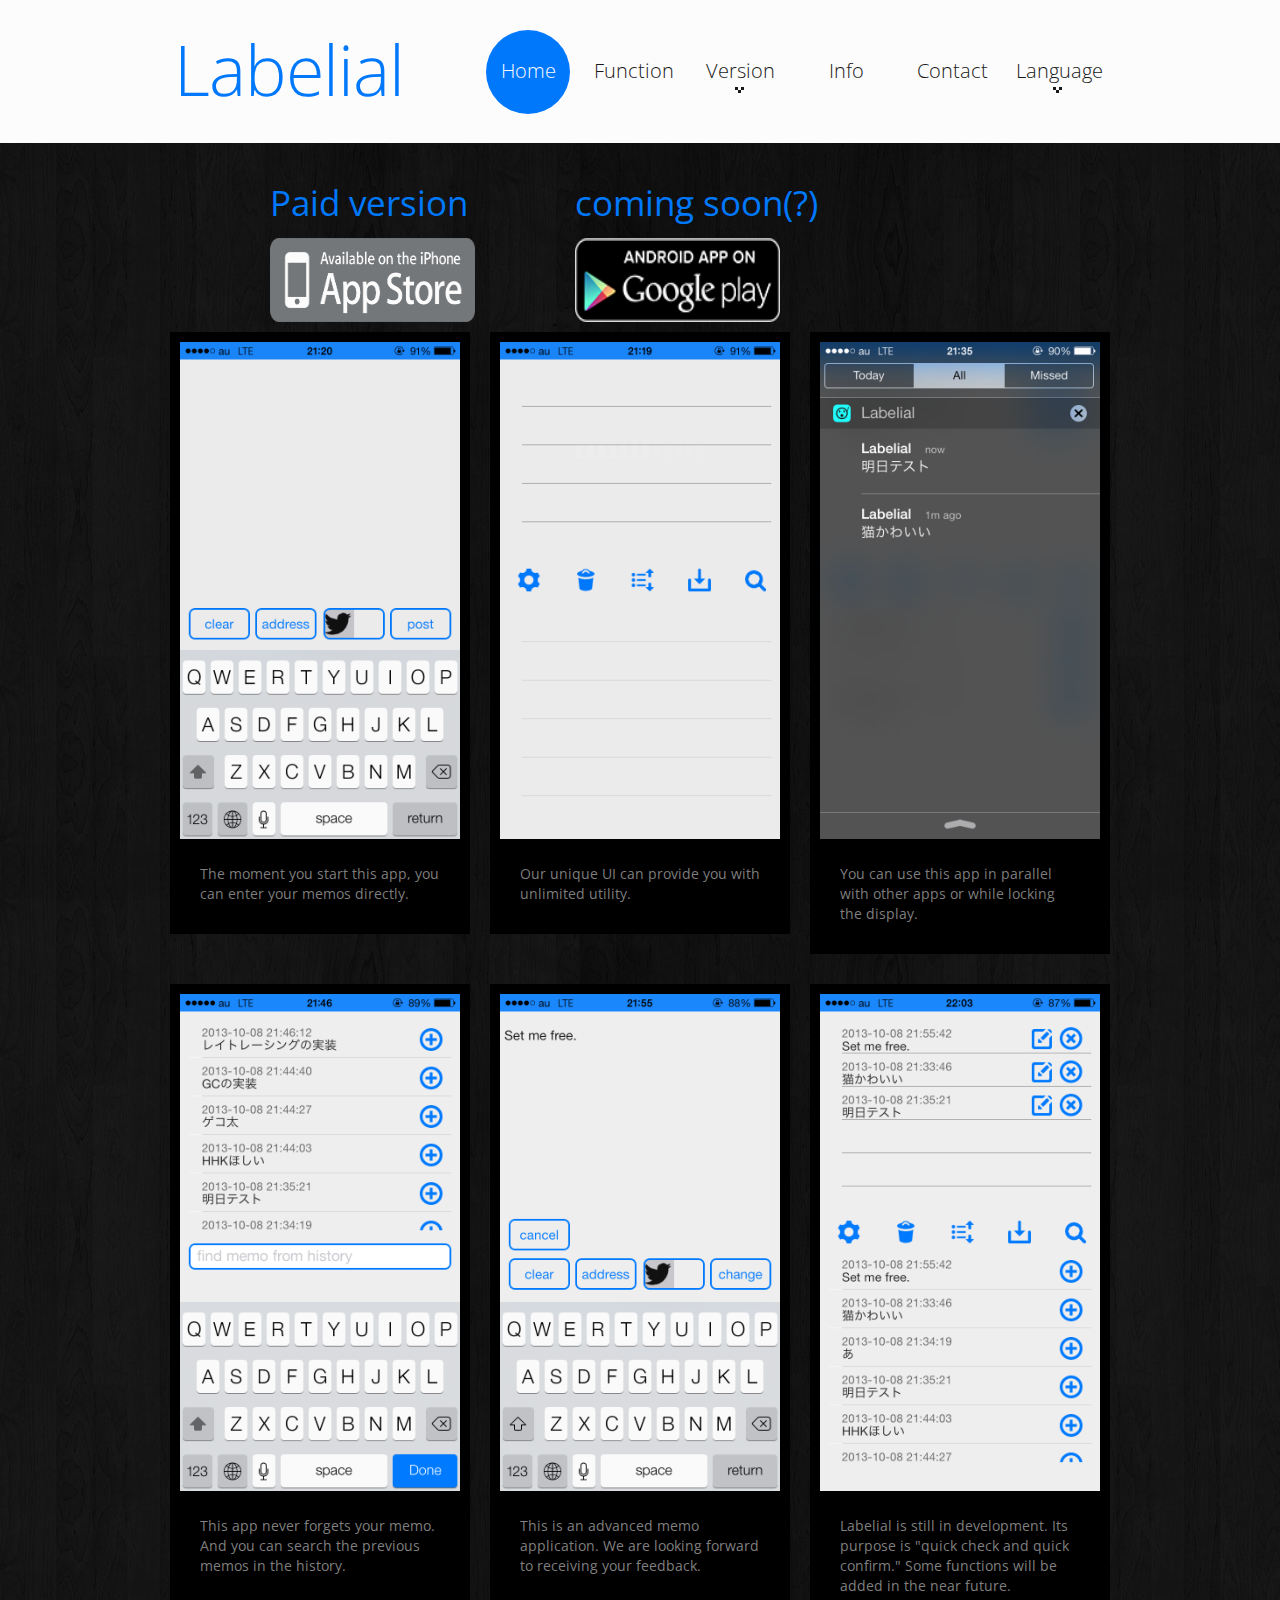
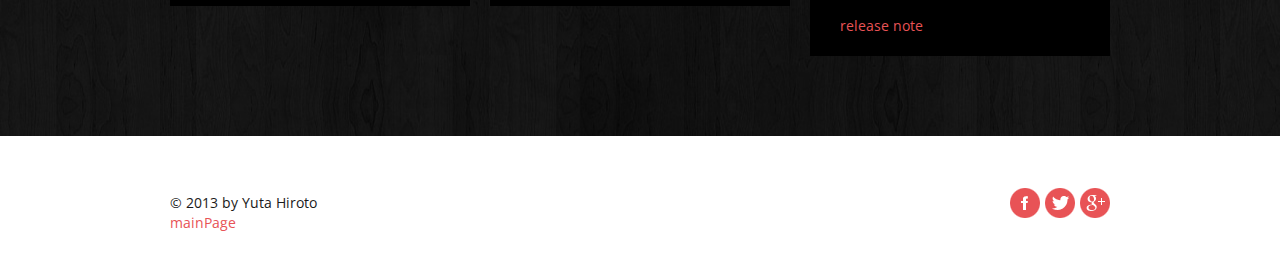
<file: index.html>
<!DOCTYPE html>
<html lang="ja">
    <head>
        <title>Labelial</title>
        <meta charset="UTF-8">
        <!--[if lt IE 9] -->
        <script src="http://html5shim.googlecode.com/svn/trunk/html5.js"></script>
        <!-- <link type="" -->
        <link rel="stylesheet" href="css/bootstrap.css" type="text/css" media="screen">
        <link rel="stylesheet" href="css/responsive.css" type="text/css" media="screen">
        <link rel="stylesheet" href="css/style.css" type="text/css" media="screen">
        <link href='http://fonts.googleapis.com/css?family=Open+Sans:400,300' rel='stylesheet' type='text/css'>
        <link rel="shortcut icon" href="img/logo.png" type="image/png">
        <script type="text/javascript" src="js/jquery.js"></script>
        <script type="text/javascript" src="js/superfish.js"></script>
        <script type="text/javascript" src="js/jquery.easing.1.3.js"></script>
        <script type="text/javascript">
            if ($(window).width() > 1024) {
                document.write("<" + "script src='js/jquery.preloader.js'></" + "script>");
            }
        </script>
        <script>
            $(window).load(function() {
                $x = $(window).width();
                if ($x > 1024) {
                    $("#content .row").preloader();
                }
                $('.spinner').animate({
                    'opacity' : 0
                }, 1000, 'easeOutCubic', function() {
                    jQuery(this).css('display', 'none')
                });
            });
        </script>
    </head>
    <body>
        <div class="spinner"></div>
        <header>
            <div class="container clearfix">
                <div class="row">
                    <div class="span12">
                        <div class="navbar navbar_">
                            <div class="container">
                                <h1 class="brand brand_"><a href="index.html" style="color:#007AFF;font-size:70px;">
                                <br>
                                Labelial</a></h1>
                                <a class="btn btn-navbar" data-toggle="collapse" data-target=".nav-collapse_">Menu <span class="icon-bar"></span> </a>
                                <div class="nav-collapse nav-collapse_  collapse">
                                    <ul class="nav sf-menu">
                                        <li class="sub-menu active">
                                            <a href="index.html">Home</a>
                                        </li>
                                        <li>
                                            <a href="function.html">Function</a>
                                        </li>
                                        <li>
                                            <a style="cursor:default;">Version</a>
                                            <ul>
                                                <li>
                                                    <a href="history.html">History</a>
                                                </li>
                                                <li>
                                                    <a href="futureWork.html">Future work</a>
                                                </li>
                                            </ul>
                                        </li>
                                        <li>
                                            <a href="info.html">Info</a>
                                        </li>
                                        <li>
                                            <a href="contact.html">Contact</a>
                                        </li>
                                        <li>
                                            <a  style="cursor:default;">Language</a>
                                            <ul>
                                                <li>
                                                    <a href="index.html">English</a>
                                                </li>
                                                <li>
                                                    <a href="JP/index.html">Japanese</a>
                                                </li>
                                            </ul>
                                        </li>
                                    </ul>
                                </div>
                            </div>
                        </div>
                    </div>
                </div>
            </div>
        </header>
        <div class="bg-content">
            <div id="content">
                <div class="ic"></div>
                <div class="container">
                    <!-- <article class="span12"> -->
                    <!--     <h3>Home</h3> -->
                    <!--     <h3 style="color:red">Please enter "openNC" if you want to leave a note in the notification center.</h3> -->
                    <!-- </article> -->
                    <div class="clear"></div>
                    <div id="getItem" style="width:1000px">
                        <div class="store">
                            <p>
                                Paid version
                            </p>
                            <a href="https://itunes.apple.com/us/app/labelial/id722047338?l=ja&ls=1&mt=8"><img src="img/app-store.png" alt=""></a>
                        </div>
                        <div class="store">
                            <p>
                                coming soon(?)
                            </p>
                            <a href="#"><img src="img/googlePlay.png" alt=""></a>
                        </div>
                    </div>
                    <ul class="thumbnails thumbnails-1 list-services" style="clear:both;padding-top: 10px">
                        <li class="span4">
                            <div class="thumbnail thumbnail-1">
                                <img  src="img/page-1.png" alt="">
                                <section>
                                    <p>
                                        The moment you start this app, you can enter your memos directly.
                                    </p>
                                </section>
                            </div>
                        </li>
                        <li class="span4">
                            <div class="thumbnail thumbnail-1">
                                <img  src="img/page-2.png" alt="">
                                <section>
                                    <p>
                                        Our unique UI can provide you with unlimited utility.
                                    </p>
                                </section>
                            </div>
                        </li>
                        <li class="span4">
                            <div class="thumbnail thumbnail-1">
                                <img  src="img/page-3.png" alt="">
                                <section>
                                    <p>
                                        You can use this app in parallel with other apps or while locking the display.
                                    </p>
                                </section>
                            </div>
                        </li>
                        <li class="span4">
                            <div class="thumbnail thumbnail-1">
                                <img  src="img/page-4.png" alt="">
                                <section>
                                    <p>
                                        This app never forgets your memo. And you can search the previous memos in the history.
                                    </p>
                                </section>
                            </div>
                        </li>
                        <li class="span4">
                            <div class="thumbnail thumbnail-1">
                                <img  src="img/page-5.png" alt="">
                                <section>
                                    <p>
                                        This is an advanced memo application. We are looking forward to receiving your feedback.

                                    </p>
                                </section>
                            </div>
                        </li>
                        <li class="span4">
                            <div class="thumbnail thumbnail-1">
                                <img  src="img/page-6.png" alt="">
                                <section>
                                    <p>
                                        Labelial is still in development.  Its purpose is "quick check and quick confirm." Some functions will be added in the near future.
                                    </p>
                                    <a href="history.html">release note</a>
                                </section>
                            </div>
                        </li>
                    </ul>
                </div>
            </div>
        </div>
        <footer>
            <div class="container clearfix">
                <ul class="list-social pull-right">
                    <li>
                        <a class="icon-1" href="http://www.facebook.com/sharer.php?u=http://about-hiroppy.com/Labelial&t=Labelial"></a>
                    </li>
                    <li>
                        <a class="icon-3" href="https://twitter.com/share?url=http://about-hiroppy.com/Labelial&text=iOS App Labelial&via=about_hiroppy"></a>
                    </li>
                    <li>
                        <a class="icon-4" href="#"></a>
                    </li>
                </ul>
                <div class="privacy pull-left">
                    © 2013 by Yuta Hiroto
                    <br>
                    <a href="http://about-hiroppy.com" target="_blank">mainPage</a>
                </div>
            </div>
        </footer>
    </body>
</html>
</file>
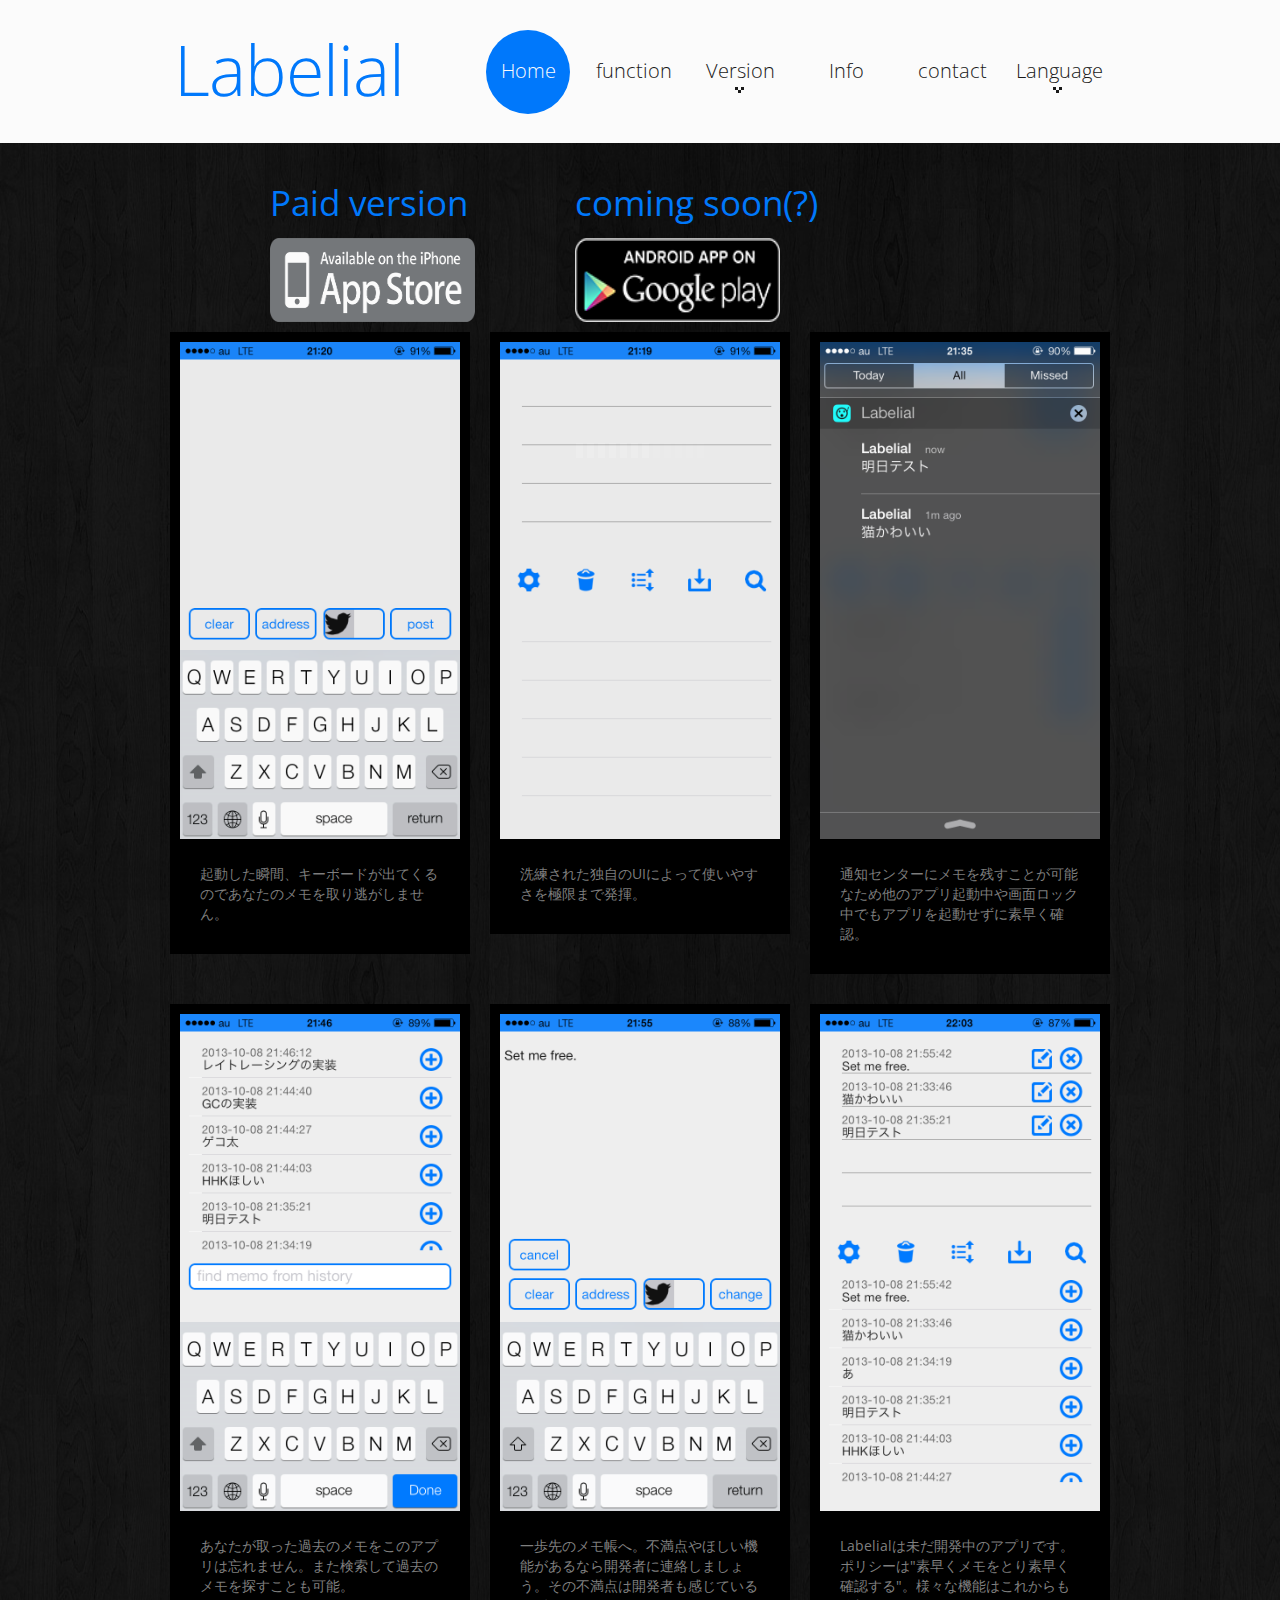
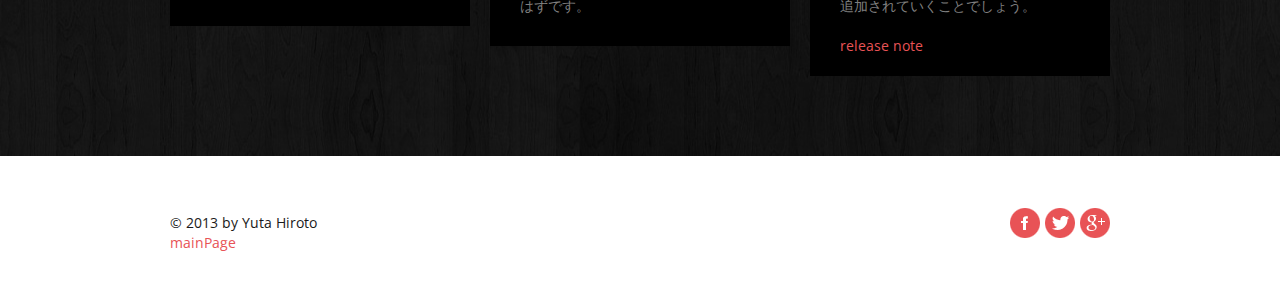
<file: JP/index.html>
<!DOCTYPE html>
<html lang="ja">
  <head>
    <title>Labelial</title>
    <meta charset="UTF-8">
    <!--[if lt IE 9] -->
    <script src="http://html5shim.googlecode.com/svn/trunk/html5.js"></script>
    <!-- <link type="" -->
    <link rel="stylesheet" href="css/bootstrap.css" type="text/css" media="screen">
    <link rel="stylesheet" href="css/responsive.css" type="text/css" media="screen">
    <link rel="stylesheet" href="css/style.css" type="text/css" media="screen">
    <link href='http://fonts.googleapis.com/css?family=Open+Sans:400,300' rel='stylesheet' type='text/css'>
    <link rel="shortcut icon" href="img/logo.png" type="image/png">
    <script type="text/javascript" src="js/jquery.js"></script>
    <script type="text/javascript" src="js/superfish.js"></script>
    <script type="text/javascript" src="js/jquery.easing.1.3.js"></script>
    <script type="text/javascript">
      if($(window).width()>1024){document.write("<"+"script src='js/jquery.preloader.js'></"+"script>");}
    </script>
    <script>
      $(window).load(function() {
        $x = $(window).width();
        if($x > 1024){
          $("#content .row").preloader();
        }
        $('.spinner').animate({'opacity':0},1000,'easeOutCubic',function (){jQuery(this).css('display','none')});
     });
    </script>
  </head>
  <body>
    <div class="spinner"></div>
    <header>
      <div class="container clearfix">
        <div class="row">
          <div class="span12">
            <div class="navbar navbar_">
              <div class="container">
                <h1 class="brand brand_"><a href="index.html" style="color:#007AFF;font-size:70px;"><br>Labelial</a></h1>
                <a class="btn btn-navbar" data-toggle="collapse" data-target=".nav-collapse_">Menu <span class="icon-bar"></span> </a>
                <div class="nav-collapse nav-collapse_  collapse">
                  <ul class="nav sf-menu">
                    <li class="sub-menu active"><a href="index.html">Home</a></li>
                    <li><a href="function.html">function</a></li>
                    <li><a style="cursor:default;">Version</a>
                      <ul>
                        <li><a href="history.html">History</a></li>
                        <li><a href="futureWork.html">Future work</a></li>
                      </ul>
                    </li>
                    <li><a href="info.html">Info</a></li>
                    <li><a href="contact.html">contact</a></li>
                    <li>
                        <a  style="cursor:default;">Language</a>
                        <ul>
                            <li>
                                <a href="../index.html">English</a>
                            </li>
                            <li>
                                <a href="index.html">Japanese</a>
                            </li>
                        </ul>
                    </li>
                  </ul>
                </div>
              </div>
            </div>
          </div>
        </div>
      </div>
    </header>
    <div class="bg-content">
      <div id="content"><div class="ic"></div>
        <div class="container">
          <div class="clear"></div>
          <div id="getItem" style="width:1000px">
            <div class="store">
              <p>Paid version</p>
              <a href="https://itunes.apple.com/us/app/labelial/id722047338?l=ja&ls=1&mt=8"><img src="img/app-store.png" alt=""></a>
            </div>
            <div class="store">
              <p>coming soon(?)</p>
              <a href="#"><img src="img/googlePlay.png" alt=""></a>
            </div>
          </div>
              <ul class="thumbnails thumbnails-1 list-services" style="clear:both;padding-top: 10px">
                <li class="span4">
                  <div class="thumbnail thumbnail-1">
                    <img  src="img/page-1.png" alt="">
                    <section>
                      <p>起動した瞬間、キーボードが出てくるのであなたのメモを取り逃がしません。</p>
                    </section>
                  </div>
                </li>
                <li class="span4">
                   <div class="thumbnail thumbnail-1">
                    <img  src="img/page-2.png" alt="">
                    <section>
                      <p>洗練された独自のUIによって使いやすさを極限まで発揮。</p>
                    </section>
                  </div>
                </li>
                <li class="span4">
                  <div class="thumbnail thumbnail-1">
                    <img  src="img/page-3.png" alt="">
                    <section>
                      <p>通知センターにメモを残すことが可能なため他のアプリ起動中や画面ロック中でもアプリを起動せずに素早く確認。</p>
                    </section>
                  </div>
                </li>
                <li class="span4">
                  <div class="thumbnail thumbnail-1">
                    <img  src="img/page-4.png" alt="">
                    <section>
                      <p>あなたが取った過去のメモをこのアプリは忘れません。また検索して過去のメモを探すことも可能。</p>
                    </section>
                  </div>
                </li>
                <li class="span4">
                  <div class="thumbnail thumbnail-1">
                    <img  src="img/page-5.png" alt="">
                    <section>
                      <p>一歩先のメモ帳へ。不満点やほしい機能があるなら開発者に連絡しましょう。その不満点は開発者も感じているはずです。</p>
                    </section>
                  </div>
                </li>
                <li class="span4">
                  <div class="thumbnail thumbnail-1">
                    <img  src="img/page-6.png" alt="">
                    <section>
                      <p>Labelialは未だ開発中のアプリです。ポリシーは"素早くメモをとり素早く確認する"。様々な機能はこれからも追加されていくことでしょう。</p>
                      <a href="history.html">release note</a>
                    </section>
                  </div>
                </li>
            </ul>
        </div>
      </div>
    </div>
    <footer>
      <div class="container clearfix">
        <ul class="list-social pull-right">
          <li><a class="icon-1" href="http://www.facebook.com/sharer.php?u=http://about-hiroppy.com/Labelial&t=Labelial"></a></li>
          <li><a class="icon-3" href="https://twitter.com/share?url=http://about-hiroppy.com/Labelial&text=iOS App Labelial&via=about_hiroppy"></a></li>
          <li><a class="icon-4" href="#"></a></li>
        </ul>
      <div class="privacy pull-left">© 2013 by Yuta Hiroto<br><a href="http://about-hiroppy.com" target="_blank">mainPage</a></div>
      </div>
    </footer>
  </body>
</html>
</file>
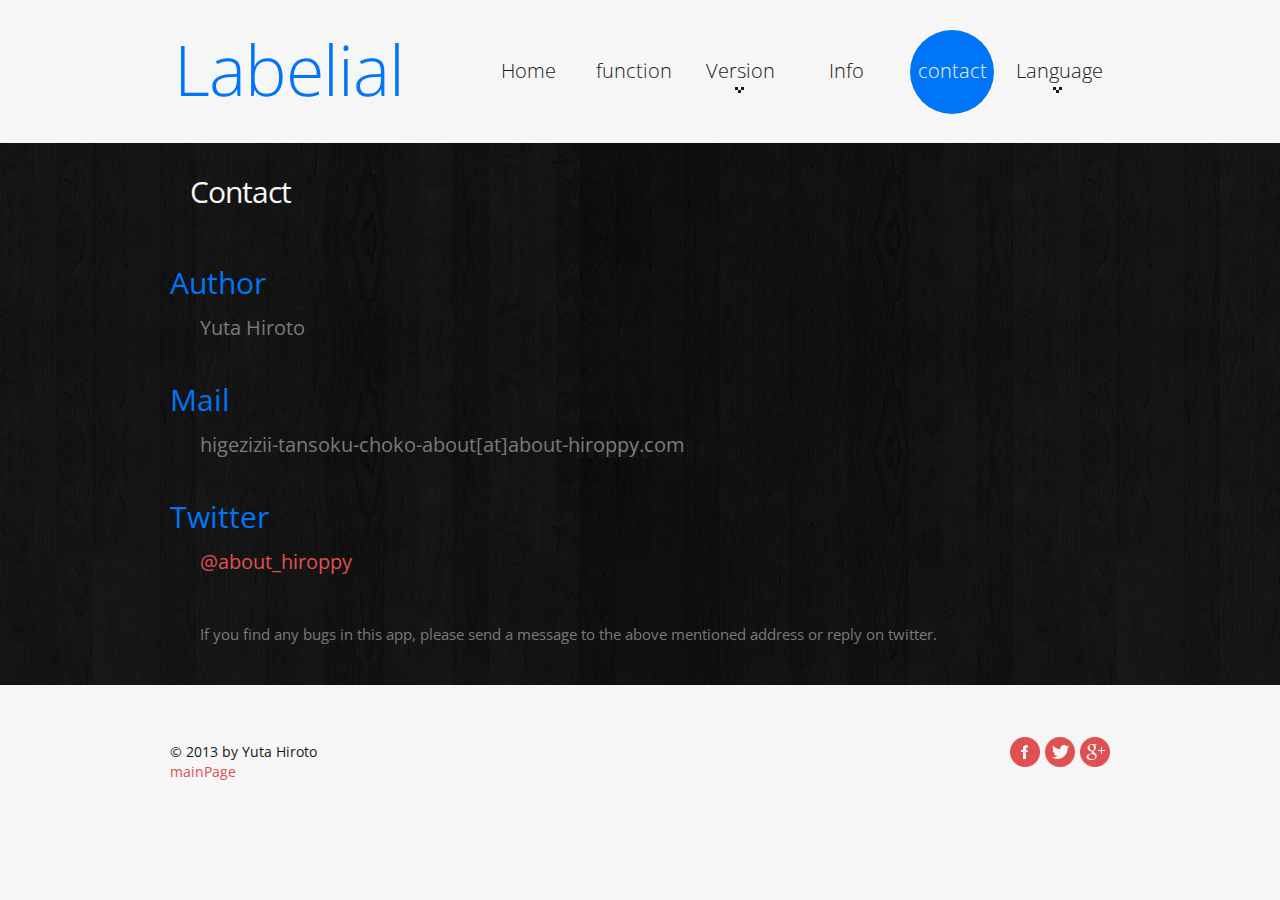
<file: contact.html>
<!DOCTYPE html>
<html lang="ja">
  <head>
    <title>Labelial</title>
    <meta charset="UTF-8">
    <!--[if lt IE 9] -->
    <script src="http://html5shim.googlecode.com/svn/trunk/html5.js"></script>
    <!-- <link type="" -->
    <link rel="stylesheet" href="css/bootstrap.css" type="text/css" media="screen">
    <link rel="stylesheet" href="css/responsive.css" type="text/css" media="screen">
    <link rel="stylesheet" href="css/style.css" type="text/css" media="screen">
    <link href='http://fonts.googleapis.com/css?family=Open+Sans:400,300' rel='stylesheet' type='text/css'>
    <link rel="shortcut icon" href="img/logo.png" type="image/png">
    <script type="text/javascript" src="js/jquery.js"></script>
    <script type="text/javascript" src="js/superfish.js"></script>
    <script type="text/javascript" src="js/jquery.easing.1.3.js"></script>
    <script type="text/javascript">
      if($(window).width()>1024){document.write("<"+"script src='js/jquery.preloader.js'></"+"script>");}
    </script>
    <script>
      $(window).load(function() {
        $x = $(window).width();
        if($x > 1024){
          $("#content .row").preloader();
        }
        $('.spinner').animate({'opacity':0},1000,'easeOutCubic',function (){jQuery(this).css('display','none')});
     });
    </script>
  </head>
  <body>
    <div class="spinner"></div>
    <header>
      <div class="container clearfix">
        <div class="row">
          <div class="span12">
            <div class="navbar navbar_">
              <div class="container">
                <h1 class="brand brand_"><a href="index.html" style="color:#007AFF;font-size:70px;"><br>Labelial</a></h1>
                <a class="btn btn-navbar" data-toggle="collapse" data-target=".nav-collapse_">Menu <span class="icon-bar"></span> </a>
                <div class="nav-collapse nav-collapse_  collapse">
                  <ul class="nav sf-menu">
                    <li><a href="index.html">Home</a></li>
                    <li><a href="function.html">function</a></li>
                    <li><a style="cursor:default;">Version</a>
                      <ul>
                        <li><a href="history.html">History</a></li>
                        <li><a href="futureWork.html">Future work</a></li>
                      </ul>
                    </li>
                    <li><a href="info.html">Info</a></li>
                    <li class="sub-menu active"><a href="contact.html">contact</a></li>
                     <li>
                        <a  style="cursor:default;">Language</a>
                        <ul>
                            <li>
                                <a href="index.html">English</a>
                            </li>
                            <li>
                                <a href="JP/index.html">Japanese</a>
                            </li>
                        </ul>
                    </li>
                  </ul>
                </div>
              </div>
            </div>
          </div>
        </div>
      </div>
    </header>
    <div class="bg-content">
      <div id="content"><div class="ic"></div>
        <div class="container">
            <article class="span12">
              <h3>Contact</h3>
            </article>
            <div class="contact" style="margin-top: 130px">
              <p>Author</p>
              <p1>Yuta Hiroto</p1>
            </div>
            <div class="contact">
              <p>Mail</p>
              <p1>higezizii-tansoku-choko-about[at]about-hiroppy.com</p1>
            </div>
            <div class="contact">
              <p>Twitter</p>
              <p1><a href="http://twitter.com/about_hiroppy" target="_blank">@about_hiroppy</a></p1>
            </div>
            <div class="contact">
              <p1 style="font-size:15px">If you find any bugs in this app, please send a message to the above mentioned address or reply on twitter.</p1>
            </div>
        </div>
      </div>
    </div>
    <footer>
      <div class="container clearfix">
        <ul class="list-social pull-right">
          <li><a class="icon-1" href="http://www.facebook.com/sharer.php?u=http://about-hiroppy.com/Labelial&t=Labelial"></a></li>
          <li><a class="icon-3" href="https://twitter.com/share?url=http://about-hiroppy.com/Labelial&text=iOS App Labelial&via=about_hiroppy"></a></li>
          <li><a class="icon-4" href="#"></a></li>
        </ul>
      <div class="privacy pull-left">© 2013 by Yuta Hiroto<br><a href="http://about-hiroppy.com" target="_blank">mainPage</a></div>
      </div>
    </footer>
  </body>
</html>
</file>
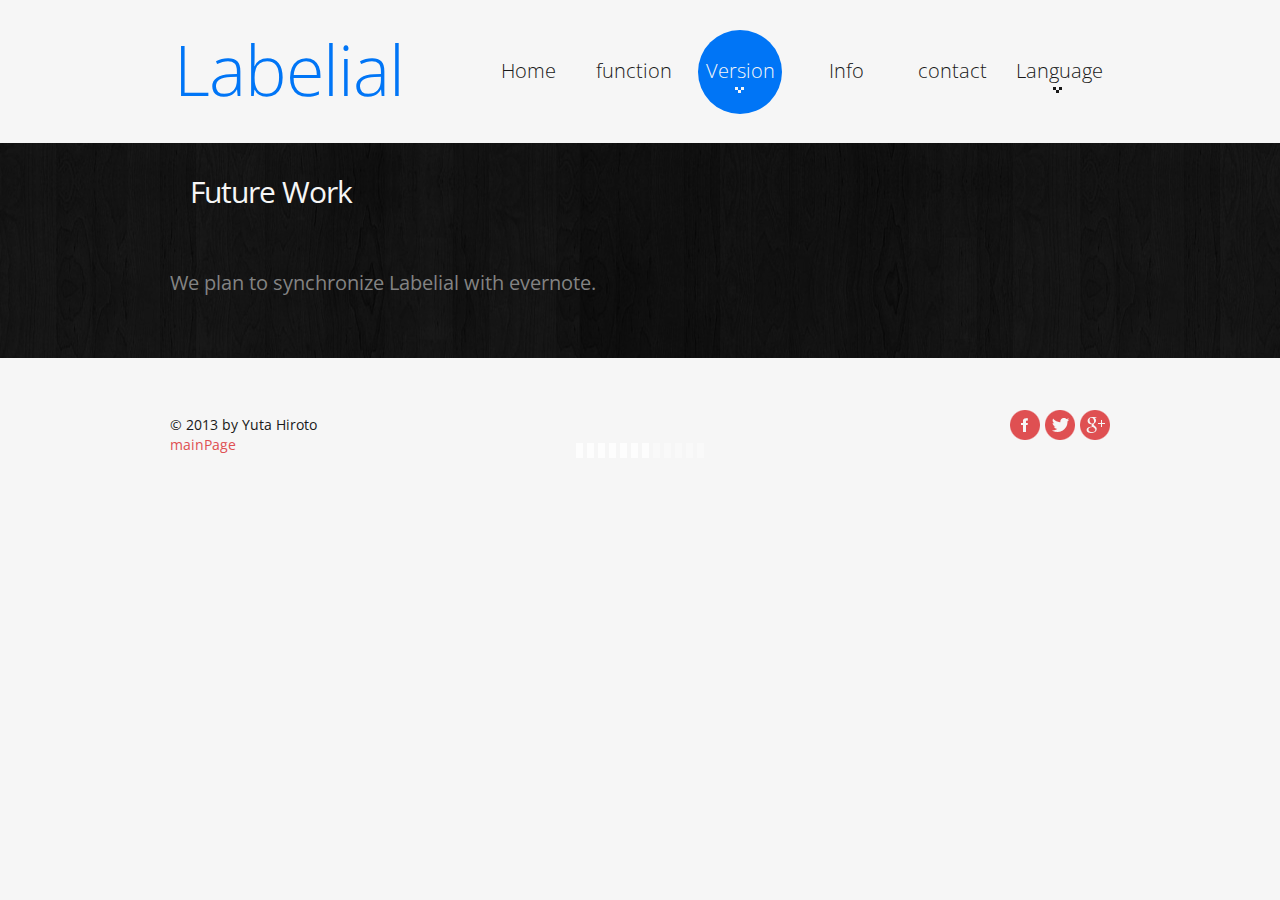
<file: futureWork.html>
<!DOCTYPE html>
<html lang="ja">
  <head>
    <title>Labelial</title>
    <meta charset="UTF-8">
    <!--[if lt IE 9] -->
    <script src="http://html5shim.googlecode.com/svn/trunk/html5.js"></script>
    <!-- <link type="" -->
    <link rel="stylesheet" href="css/bootstrap.css" type="text/css" media="screen">
    <link rel="stylesheet" href="css/responsive.css" type="text/css" media="screen">
    <link rel="stylesheet" href="css/style.css" type="text/css" media="screen">
    <link href='http://fonts.googleapis.com/css?family=Open+Sans:400,300' rel='stylesheet' type='text/css'>
    <link rel="shortcut icon" href="img/logo.png" type="image/png">
    <script type="text/javascript" src="js/jquery.js"></script>
    <script type="text/javascript" src="js/superfish.js"></script>
    <script type="text/javascript" src="js/jquery.easing.1.3.js"></script>
    <script type="text/javascript">
      if($(window).width()>1024){document.write("<"+"script src='js/jquery.preloader.js'></"+"script>");}
    </script>
    <script>
      $(window).load(function() {
        $x = $(window).width();
        if($x > 1024){
          $("#content .row").preloader();
        }
        $('.spinner').animate({'opacity':0},1000,'easeOutCubic',function (){jQuery(this).css('display','none')});
     });
    </script>
  </head>
  <body>
    <div class="spinner"></div>
    <header>
      <div class="container clearfix">
        <div class="row">
          <div class="span12">
            <div class="navbar navbar_">
              <div class="container">
                <h1 class="brand brand_"><a href="index.html" style="color:#007AFF;font-size:70px;"><br>Labelial</a></h1>
                <a class="btn btn-navbar" data-toggle="collapse" data-target=".nav-collapse_">Menu <span class="icon-bar"></span> </a>
                <div class="nav-collapse nav-collapse_  collapse">
                  <ul class="nav sf-menu">
                    <li><a href="index.html">Home</a></li>
                    <li><a href="function.html">function</a></li>
                    <li class="sub-menu active"><a style="cursor:default;">Version</a>
                      <ul>
                        <li><a href="history.html">History</a></li>
                        <li><a href="futureWork.html">Future work</a></li>
                      </ul>
                    </li>
                    <li><a href="info.html">Info</a></li>
                    <li><a href="contact.html">contact</a></li>
                    <li>
                        <a  style="cursor:default;">Language</a>
                        <ul>
                            <li>
                                <a href="index.html">English</a>
                            </li>
                            <li>
                                <a href="JP/index.html">Japanese</a>
                            </li>
                        </ul>
                    </li>

                  </ul>
                </div>
              </div>
            </div>
          </div>
        </div>
      </div>
    </header>
    <div class="bg-content">
      <div id="content"><div class="ic"></div>
        <div class="container">
            <article class="span12">
              <h3>Future Work</h3>
            </article>
            <div id="future">
              <p>We plan to synchronize Labelial with evernote.</p>
            </div>
        </div>
      </div>
    </div>
    <footer>
      <div class="container clearfix">
        <ul class="list-social pull-right">
          <li><a class="icon-1" href="http://www.facebook.com/sharer.php?u=http://about-hiroppy.com/Labelial&t=Labelial"></a></li>
          <li><a class="icon-3" href="https://twitter.com/share?url=http://about-hiroppy.com/Labelial&text=iOS App Labelial&via=about_hiroppy"></a></li>
          <li><a class="icon-4" href="#"></a></li>
        </ul>
      <div class="privacy pull-left">© 2013 by Yuta Hiroto<br><a href="http://about-hiroppy.com" target="_blank">mainPage</a></div>
      </div>
    </footer>
  </body>
</html>
</file>
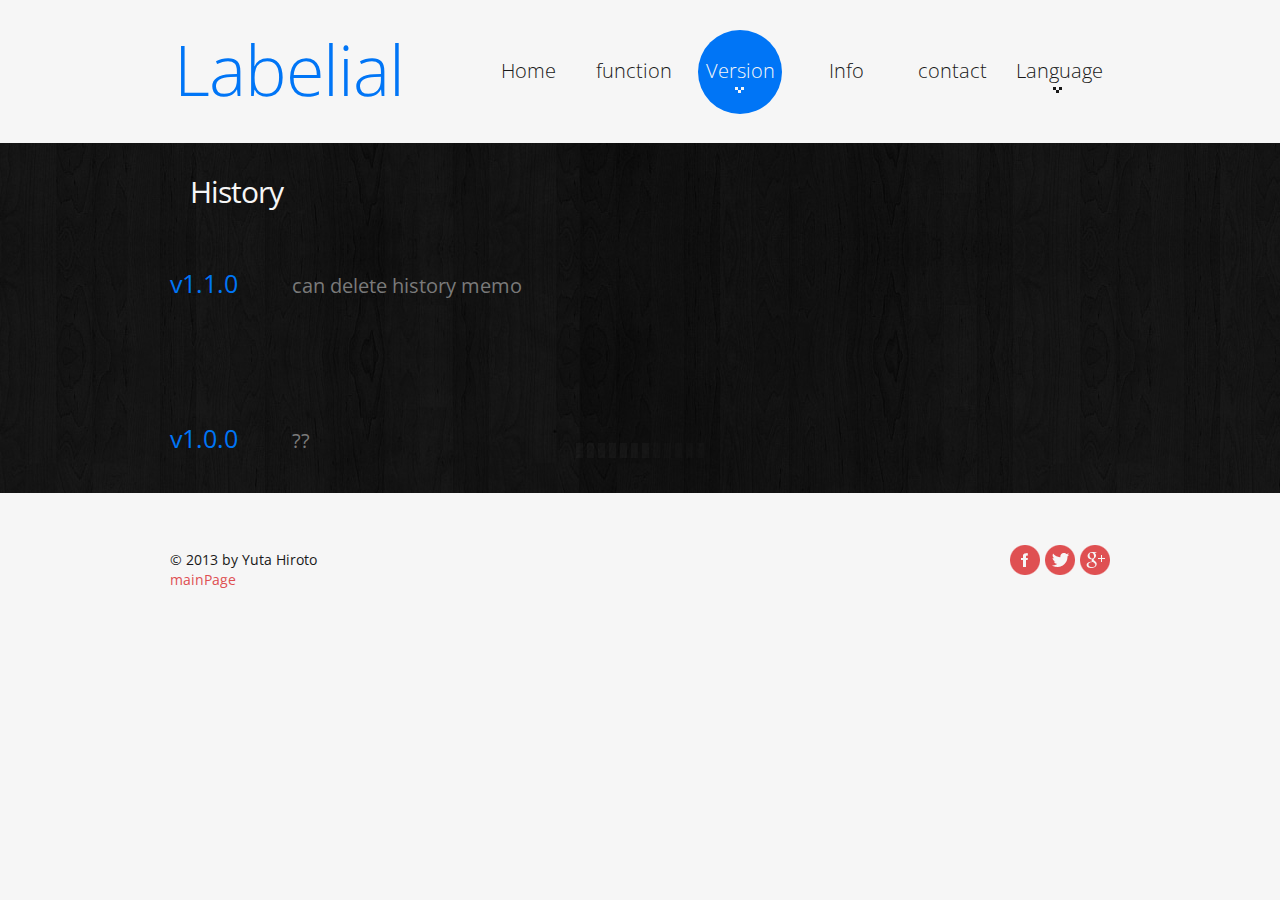
<file: history.html>
<!DOCTYPE html>
<html lang="ja">
  <head>
    <title>Labelial</title>
    <meta charset="UTF-8">
    <!--[if lt IE 9] -->
    <script src="http://html5shim.googlecode.com/svn/trunk/html5.js"></script>
    <!-- <link type="" -->
    <link rel="stylesheet" href="css/bootstrap.css" type="text/css" media="screen">
    <link rel="stylesheet" href="css/responsive.css" type="text/css" media="screen">
    <link rel="stylesheet" href="css/style.css" type="text/css" media="screen">
    <link href='http://fonts.googleapis.com/css?family=Open+Sans:400,300' rel='stylesheet' type='text/css'>
    <link rel="shortcut icon" href="img/logo.png" type="image/png">
    <script type="text/javascript" src="js/jquery.js"></script>
    <script type="text/javascript" src="js/superfish.js"></script>
    <script type="text/javascript" src="js/jquery.easing.1.3.js"></script>
    <script type="text/javascript">
      if($(window).width()>1024){document.write("<"+"script src='js/jquery.preloader.js'></"+"script>");}
    </script>
    <script>
      $(window).load(function() {
        $x = $(window).width();
        if($x > 1024){
          $("#content .row").preloader();
        }
        $('.spinner').animate({'opacity':0},1000,'easeOutCubic',function (){jQuery(this).css('display','none')});
     });
    </script>
  </head>
  <body>
    <div class="spinner"></div>
    <header>
      <div class="container clearfix">
        <div class="row">
          <div class="span12">
            <div class="navbar navbar_">
              <div class="container">
                <h1 class="brand brand_"><a href="index.html" style="color:#007AFF;font-size:70px;"><br>Labelial</a></h1>
                <a class="btn btn-navbar" data-toggle="collapse" data-target=".nav-collapse_">Menu <span class="icon-bar"></span> </a>
                <div class="nav-collapse nav-collapse_  collapse">
                  <ul class="nav sf-menu">
                    <li><a href="index.html">Home</a></li>
                    <li><a href="function.html">function</a></li>
                    <li class="sub-menu active"><a href="version.html">Version</a>
                      <ul>
                        <li><a style="cursor:default;">History</a></li>
                        <li><a href="futureWork.html">Future work</a></li>
                      </ul>
                    </li>
                    <li><a href="info.html">Info</a></li>
                    <li><a href="contact.html">contact</a></li>
                    <li>
                        <a  style="cursor:default;">Language</a>
                        <ul>
                            <li>
                                <a href="index.html">English</a>
                            </li>
                            <li>
                                <a href="JP/index.html">Japanese</a>
                            </li>
                        </ul>
                    </li>

                  </ul>
                </div>
              </div>
            </div>
          </div>
        </div>
      </div>
    </header>
    <div class="bg-content">
      <div id="content"><div class="ic"></div>
        <div class="container">
            <article class="span12">
              <h3>History</h3>
            </article>
            <div id="info">
              <p>v1.1.0</p>
              <p1>can delete history memo</p1>
            </div>
            <div id="info">
              <!-- <img  src="img/page-1.png" alt="" class="normalImage"> -->
              <p>v1.0.0</p>
              <p1>??</p1>
            </div>
        </div>
      </div>
    </div>
    <footer>
      <div class="container clearfix">
        <ul class="list-social pull-right">
          <li><a class="icon-1" href="http://www.facebook.com/sharer.php?u=http://about-hiroppy.com/Labelial&t=Labelial"></a></li>
          <li><a class="icon-3" href="https://twitter.com/share?url=http://about-hiroppy.com/Labelial&text=iOS App Labelial&via=about_hiroppy"></a></li>
          <li><a class="icon-4" href="#"></a></li>
        </ul>
      <div class="privacy pull-left">© 2013 by Yuta Hiroto<br><a href="http://about-hiroppy.com" target="_blank">mainPage</a></div>
      </div>
    </footer>
  </body>
</html>
</file>
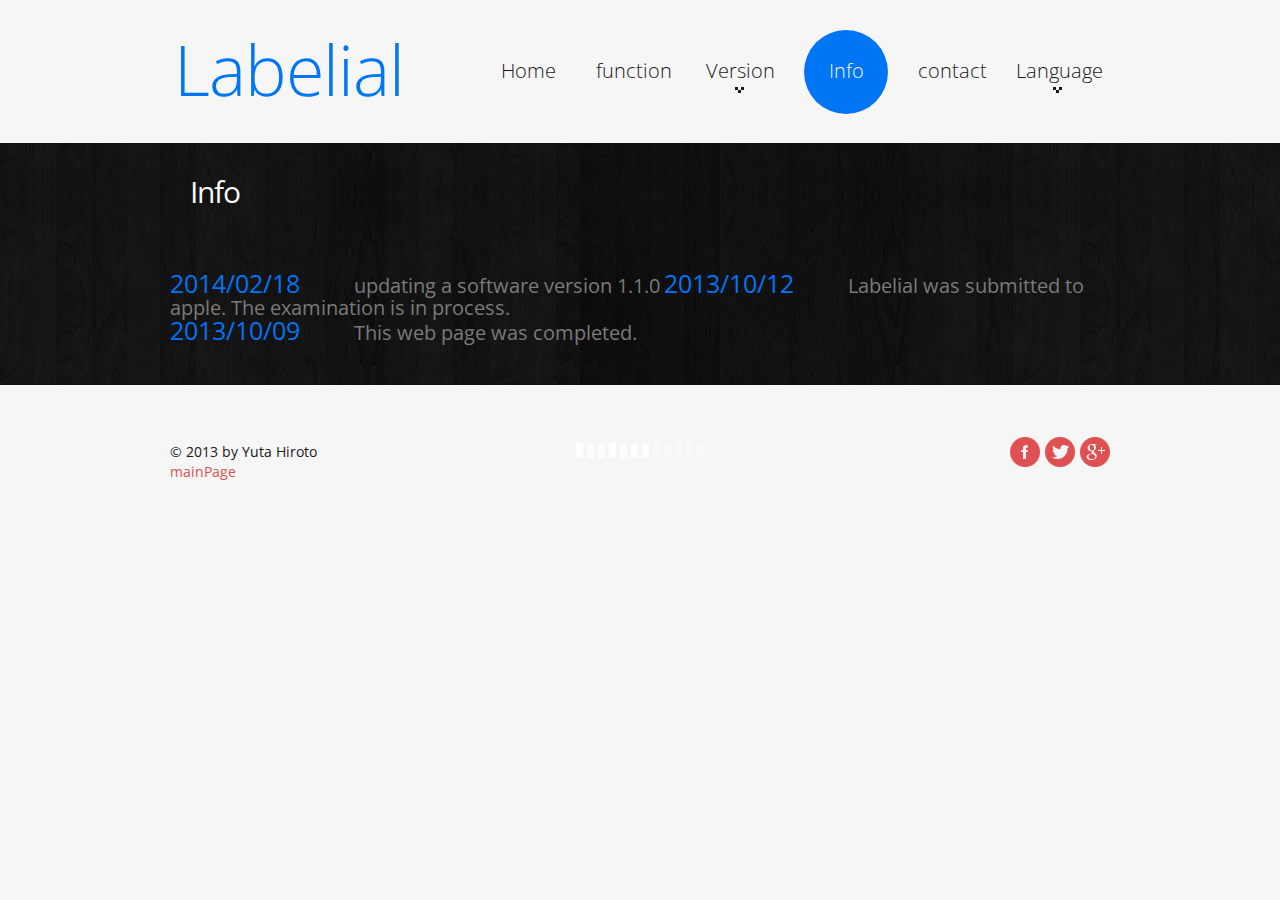
<file: info.html>
<!DOCTYPE html>
<html lang="ja">
  <head>
    <title>Labelial</title>
    <meta charset="UTF-8">
    <!--[if lt IE 9] -->
    <script src="http://html5shim.googlecode.com/svn/trunk/html5.js"></script>
    <!-- <link type="" -->
    <link rel="stylesheet" href="css/bootstrap.css" type="text/css" media="screen">
    <link rel="stylesheet" href="css/responsive.css" type="text/css" media="screen">
    <link rel="stylesheet" href="css/style.css" type="text/css" media="screen">
    <link href='http://fonts.googleapis.com/css?family=Open+Sans:400,300' rel='stylesheet' type='text/css'>
    <link rel="shortcut icon" href="img/logo.png" type="image/png">
    <script type="text/javascript" src="js/jquery.js"></script>
    <script type="text/javascript" src="js/superfish.js"></script>
    <script type="text/javascript" src="js/jquery.easing.1.3.js"></script>
    <script type="text/javascript">
      if($(window).width()>1024){document.write("<"+"script src='js/jquery.preloader.js'></"+"script>");}
    </script>
    <script>
      $(window).load(function() {
        $x = $(window).width();
        if($x > 1024){
          $("#content .row").preloader();
        }
        $('.spinner').animate({'opacity':0},1000,'easeOutCubic',function (){jQuery(this).css('display','none')});
     });
    </script>
  </head>
  <body>
    <div class="spinner"></div>
    <header>
      <div class="container clearfix">
        <div class="row">
          <div class="span12">
            <div class="navbar navbar_">
              <div class="container">
                <h1 class="brand brand_"><a href="index.html" style="color:#007AFF;font-size:70px;"><br>Labelial</a></h1>
                <a class="btn btn-navbar" data-toggle="collapse" data-target=".nav-collapse_">Menu <span class="icon-bar"></span> </a>
                <div class="nav-collapse nav-collapse_  collapse">
                  <ul class="nav sf-menu">
                    <li><a href="index.html">Home</a></li>
                    <li><a href="function.html">function</a></li>
                    <li><a style="cursor:default;">Version</a>
                      <ul>
                        <li><a href="history.html">History</a></li>
                        <li><a href="futureWork.html">Future work</a></li>
                      </ul>
                    </li>
                    <li class="sub-menu active"><a href="info.html">Info</a></li>
                    <li><a href="contact.html">contact</a></li>
                    <li>
                        <a  style="cursor:default;">Language</a>
                        <ul>
                            <li>
                                <a href="index.html">English</a>
                            </li>
                            <li>
                                <a href="JP/index.html">Japanese</a>
                            </li>
                        </ul>
                    </li>

                  </ul>
                </div>
              </div>
            </div>
          </div>
        </div>
      </div>
    </header>
    <div class="bg-content">
      <div id="content"><div class="ic"></div>
        <div class="container">
            <article class="span12">
              <h3>Info</h3>
            </article>
            <div id="info">
              <p>2014/02/18</p>
              <p1>updating a software version 1.1.0</p1>
              <p>2013/10/12</p>
              <p1>Labelial was submitted to apple. The examination is in process.</p1><br>
              <p>2013/10/09</p>
              <p1>This web page was completed.</p1><br>
            </div>
        </div>
      </div>
    </div>
    <footer>
      <div class="container clearfix">
        <ul class="list-social pull-right">
          <li><a class="icon-1" href="http://www.facebook.com/sharer.php?u=http://about-hiroppy.com/Labelial&t=Labelial"></a></li>
          <li><a class="icon-3" href="https://twitter.com/share?url=http://about-hiroppy.com/Labelial&text=iOS App Labelial&via=about_hiroppy"></a></li>
          <li><a class="icon-4" href="#"></a></li>
        </ul>
      <div class="privacy pull-left">© 2013 by Yuta Hiroto<br><a href="http://about-hiroppy.com" target="_blank">mainPage</a></div>
      </div>
    </footer>
  </body>
</html>
</file>
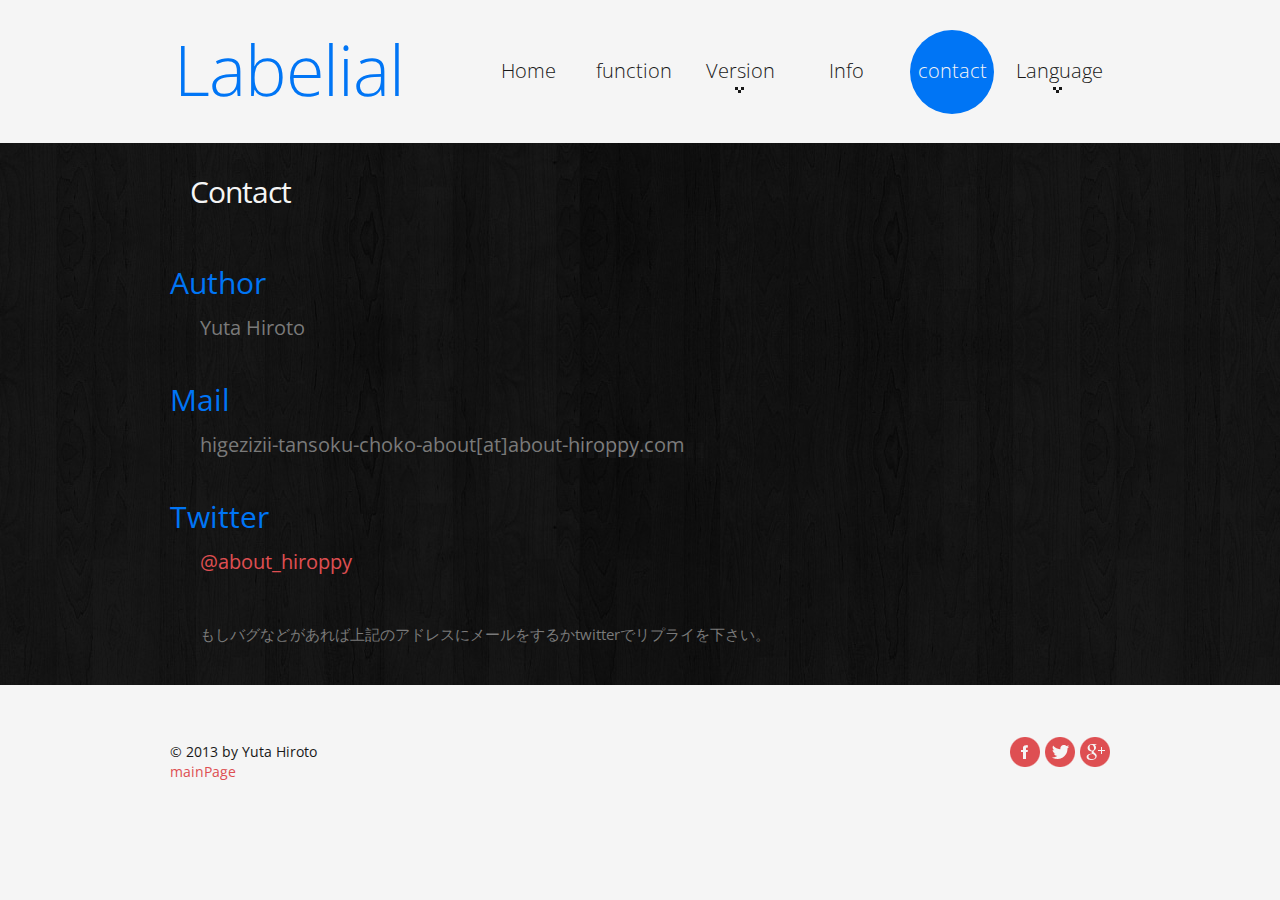
<file: JP/contact.html>
<!DOCTYPE html>
<html lang="ja">
  <head>
    <title>Labelial</title>
    <meta charset="UTF-8">
    <!--[if lt IE 9] -->
    <script src="http://html5shim.googlecode.com/svn/trunk/html5.js"></script>
    <!-- <link type="" -->
    <link rel="stylesheet" href="css/bootstrap.css" type="text/css" media="screen">
    <link rel="stylesheet" href="css/responsive.css" type="text/css" media="screen">
    <link rel="stylesheet" href="css/style.css" type="text/css" media="screen">
    <link href='http://fonts.googleapis.com/css?family=Open+Sans:400,300' rel='stylesheet' type='text/css'>
    <link rel="shortcut icon" href="img/logo.png" type="image/png">
    <script type="text/javascript" src="js/jquery.js"></script>
    <script type="text/javascript" src="js/superfish.js"></script>
    <script type="text/javascript" src="js/jquery.easing.1.3.js"></script>
    <script type="text/javascript">
      if($(window).width()>1024){document.write("<"+"script src='js/jquery.preloader.js'></"+"script>");}
    </script>
    <script>
      $(window).load(function() {
        $x = $(window).width();
        if($x > 1024){
          $("#content .row").preloader();
        }
        $('.spinner').animate({'opacity':0},1000,'easeOutCubic',function (){jQuery(this).css('display','none')});
     });
    </script>
  </head>
  <body>
    <div class="spinner"></div>
    <header>
      <div class="container clearfix">
        <div class="row">
          <div class="span12">
            <div class="navbar navbar_">
              <div class="container">
                <h1 class="brand brand_"><a href="index.html" style="color:#007AFF;font-size:70px;"><br>Labelial</a></h1>
                <a class="btn btn-navbar" data-toggle="collapse" data-target=".nav-collapse_">Menu <span class="icon-bar"></span> </a>
                <div class="nav-collapse nav-collapse_  collapse">
                  <ul class="nav sf-menu">
                    <li><a href="index.html">Home</a></li>
                    <li><a href="function.html">function</a></li>
                    <li><a style="cursor:default;">Version</a>
                      <ul>
                        <li><a href="history.html">History</a></li>
                        <li><a href="futureWork.html">Future work</a></li>
                      </ul>
                    </li>
                    <li><a href="info.html">Info</a></li>
                    <li class="sub-menu active"><a href="contact.html">contact</a></li>
                    <li>
                        <a  style="cursor:default;">Language</a>
                        <ul>
                            <li>
                                <a href="../index.html">English</a>
                            </li>
                            <li>
                                <a href="index.html">Japanese</a>
                            </li>
                        </ul>
                    </li>
                  </ul>
                </div>
              </div>
            </div>
          </div>
        </div>
      </div>
    </header>
    <div class="bg-content">
      <div id="content"><div class="ic"></div>
        <div class="container">
            <article class="span12">
              <h3>Contact</h3>
            </article>
            <div class="contact" style="margin-top: 130px">
              <p>Author</p>
              <p1>Yuta Hiroto</p1>
            </div>
            <div class="contact">
              <p>Mail</p>
              <p1>higezizii-tansoku-choko-about[at]about-hiroppy.com</p1>
            </div>
            <div class="contact">
              <p>Twitter</p>
              <p1><a href="http://twitter.com/about_hiroppy" target="_blank">@about_hiroppy</a></p1>
            </div>
            <div class="contact">
              <p1 style="font-size:15px">もしバグなどがあれば上記のアドレスにメールをするかtwitterでリプライを下さい。</p1>
            </div>
        </div>
      </div>
    </div>
    <footer>
      <div class="container clearfix">
        <ul class="list-social pull-right">
          <li><a class="icon-1" href="http://www.facebook.com/sharer.php?u=http://about-hiroppy.com/Labelial&t=Labelial"></a></li>
          <li><a class="icon-3" href="https://twitter.com/share?url=http://about-hiroppy.com/Labelial&text=iOS App Labelial&via=about_hiroppy"></a></li>
          <li><a class="icon-4" href="#"></a></li>
        </ul>
      <div class="privacy pull-left">© 2013 by Yuta Hiroto<br><a href="http://about-hiroppy.com" target="_blank">mainPage</a></div>
      </div>
    </footer>
  </body>
</html>
</file>
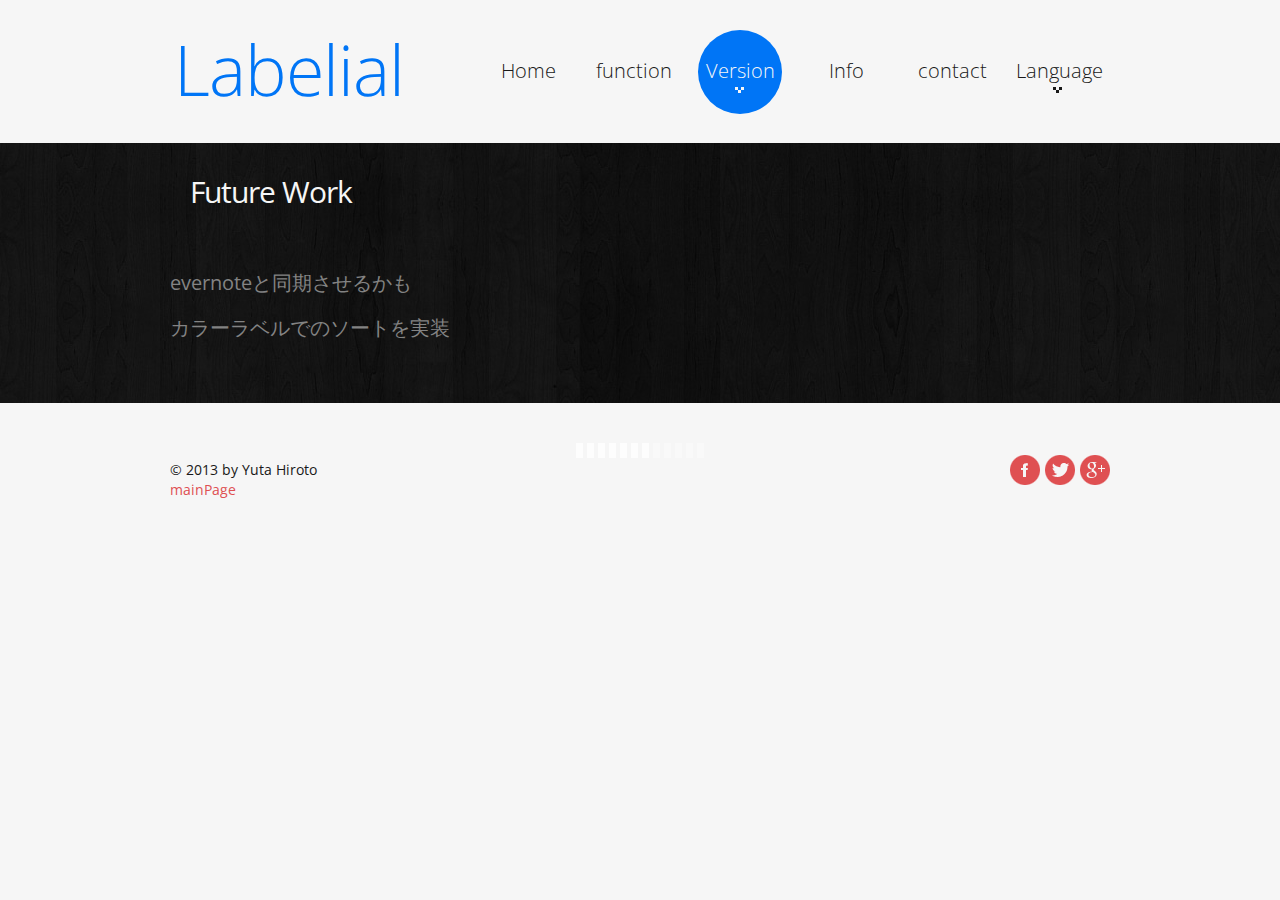
<file: JP/futureWork.html>
<!DOCTYPE html>
<html lang="ja">
  <head>
    <title>Labelial</title>
    <meta charset="UTF-8">
    <!--[if lt IE 9] -->
    <script src="http://html5shim.googlecode.com/svn/trunk/html5.js"></script>
    <!-- <link type="" -->
    <link rel="stylesheet" href="css/bootstrap.css" type="text/css" media="screen">
    <link rel="stylesheet" href="css/responsive.css" type="text/css" media="screen">
    <link rel="stylesheet" href="css/style.css" type="text/css" media="screen">
    <link href='http://fonts.googleapis.com/css?family=Open+Sans:400,300' rel='stylesheet' type='text/css'>
    <link rel="shortcut icon" href="img/logo.png" type="image/png">
    <script type="text/javascript" src="js/jquery.js"></script>
    <script type="text/javascript" src="js/superfish.js"></script>
    <script type="text/javascript" src="js/jquery.easing.1.3.js"></script>
    <script type="text/javascript">
      if($(window).width()>1024){document.write("<"+"script src='js/jquery.preloader.js'></"+"script>");}
    </script>
    <script>
      $(window).load(function() {
        $x = $(window).width();
        if($x > 1024){
          $("#content .row").preloader();
        }
        $('.spinner').animate({'opacity':0},1000,'easeOutCubic',function (){jQuery(this).css('display','none')});
     });
    </script>
  </head>
  <body>
    <div class="spinner"></div>
    <header>
      <div class="container clearfix">
        <div class="row">
          <div class="span12">
            <div class="navbar navbar_">
              <div class="container">
                <h1 class="brand brand_"><a href="index.html" style="color:#007AFF;font-size:70px;"><br>Labelial</a></h1>
                <a class="btn btn-navbar" data-toggle="collapse" data-target=".nav-collapse_">Menu <span class="icon-bar"></span> </a>
                <div class="nav-collapse nav-collapse_  collapse">
                  <ul class="nav sf-menu">
                    <li><a href="index.html">Home</a></li>
                    <li><a href="function.html">function</a></li>
                    <li class="sub-menu active"><a style="cursor:default;">Version</a>
                      <ul>
                        <li><a href="history.html">History</a></li>
                        <li><a href="futureWork.html">Future work</a></li>
                      </ul>
                    </li>
                    <li><a href="info.html">Info</a></li>
                    <li><a href="contact.html">contact</a></li>
                    <li>
                        <a  style="cursor:default;">Language</a>
                        <ul>
                            <li>
                                <a href="../index.html">English</a>
                            </li>
                            <li>
                                <a href="index.html">Japanese</a>
                            </li>
                        </ul>
                    </li>
                  </ul>
                </div>
              </div>
            </div>
          </div>
        </div>
      </div>
    </header>
    <div class="bg-content">
      <div id="content"><div class="ic"></div>
        <div class="container">
            <article class="span12">
              <h3>Future Work</h3>
            </article>
            <div id="future">
              <p>evernoteと同期させるかも</p>
              <p>カラーラベルでのソートを実装</p>
            </div>
        </div>
      </div>
    </div>
    <footer>
      <div class="container clearfix">
        <ul class="list-social pull-right">
          <li><a class="icon-1" href="http://www.facebook.com/sharer.php?u=http://about-hiroppy.com/Labelial&t=Labelial"></a></li>
          <li><a class="icon-3" href="https://twitter.com/share?url=http://about-hiroppy.com/Labelial&text=iOS App Labelial&via=about_hiroppy"></a></li>
          <li><a class="icon-4" href="#"></a></li>
        </ul>
      <div class="privacy pull-left">© 2013 by Yuta Hiroto<br><a href="http://about-hiroppy.com" target="_blank">mainPage</a></div>
      </div>
    </footer>
  </body>
</html>
</file>
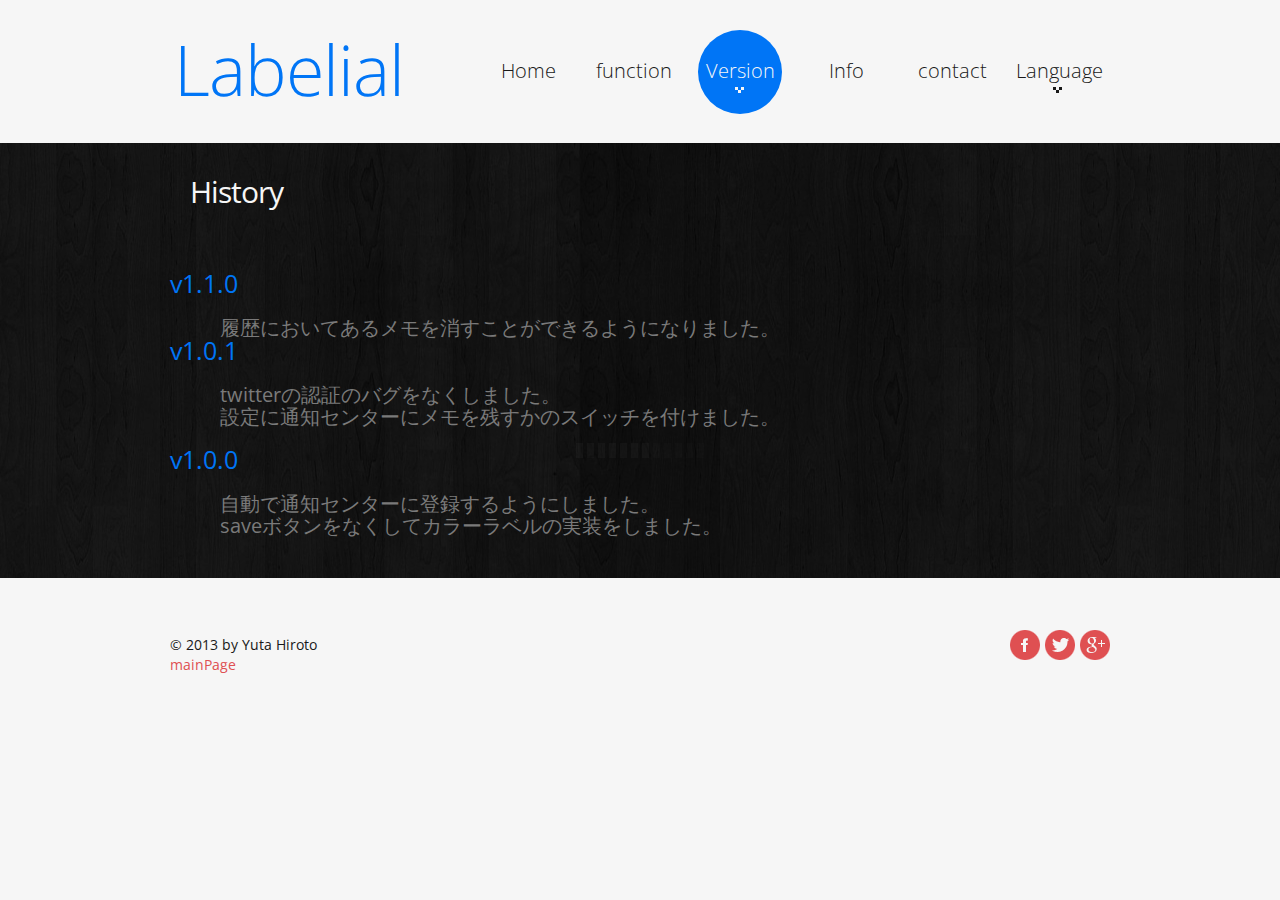
<file: JP/history.html>
<!DOCTYPE html>
<html lang="ja">
  <head>
    <title>Labelial</title>
    <meta charset="UTF-8">
    <!--[if lt IE 9] -->
    <script src="http://html5shim.googlecode.com/svn/trunk/html5.js"></script>
    <!-- <link type="" -->
    <link rel="stylesheet" href="css/bootstrap.css" type="text/css" media="screen">
    <link rel="stylesheet" href="css/responsive.css" type="text/css" media="screen">
    <link rel="stylesheet" href="css/style.css" type="text/css" media="screen">
    <link href='http://fonts.googleapis.com/css?family=Open+Sans:400,300' rel='stylesheet' type='text/css'>
    <link rel="shortcut icon" href="img/logo.png" type="image/png">
    <script type="text/javascript" src="js/jquery.js"></script>
    <script type="text/javascript" src="js/superfish.js"></script>
    <script type="text/javascript" src="js/jquery.easing.1.3.js"></script>
    <script type="text/javascript">
      if($(window).width()>1024){document.write("<"+"script src='js/jquery.preloader.js'></"+"script>");}
    </script>
    <script>
      $(window).load(function() {
        $x = $(window).width();
        if($x > 1024){
          $("#content .row").preloader();
        }
        $('.spinner').animate({'opacity':0},1000,'easeOutCubic',function (){jQuery(this).css('display','none')});
     });
    </script>
  </head>
  <body>
    <div class="spinner"></div>
    <header>
      <div class="container clearfix">
        <div class="row">
          <div class="span12">
            <div class="navbar navbar_">
              <div class="container">
                <h1 class="brand brand_"><a href="index.html" style="color:#007AFF;font-size:70px;"><br>Labelial</a></h1>
                <a class="btn btn-navbar" data-toggle="collapse" data-target=".nav-collapse_">Menu <span class="icon-bar"></span> </a>
                <div class="nav-collapse nav-collapse_  collapse">
                  <ul class="nav sf-menu">
                    <li><a href="index.html">Home</a></li>
                    <li><a href="function.html">function</a></li>
                    <li class="sub-menu active"><a href="version.html">Version</a>
                      <ul>
                        <li><a style="cursor:default;">History</a></li>
                        <li><a href="futureWork.html">Future work</a></li>
                      </ul>
                    </li>
                    <li><a href="info.html">Info</a></li>
                    <li><a href="contact.html">contact</a></li>
                    <li>
                        <a  style="cursor:default;">Language</a>
                        <ul>
                            <li>
                                <a href="../index.html">English</a>
                            </li>
                            <li>
                                <a href="index.html">Japanese</a>
                            </li>
                        </ul>
                    </li>
                  </ul>
                </div>
              </div>
            </div>
          </div>
        </div>
      </div>
    </header>
    <div class="bg-content">
      <div id="content"><div class="ic"></div>
        <div class="container">
            <article class="span12">
              <h3>History</h3>
            </article>
            <div id="info">
              <p>v1.1.0</p><br><br>
              <p1>履歴においてあるメモを消すことができるようになりました。</p1><br>
              <p>v1.0.1</p><br><br>
              <p1>twitterの認証のバグをなくしました。</p1><br>
              <p1>設定に通知センターにメモを残すかのスイッチを付けました。</p1><br><br>
              <p>v1.0.0</p><br><br>
              <p1>自動で通知センターに登録するようにしました。</p1><br>
              <p1>saveボタンをなくしてカラーラベルの実装をしました。</p1>
            </div>
        </div>
      </div>
    </div>
    <footer>
      <div class="container clearfix">
        <ul class="list-social pull-right">
          <li><a class="icon-1" href="http://www.facebook.com/sharer.php?u=http://about-hiroppy.com/Labelial&t=Labelial"></a></li>
          <li><a class="icon-3" href="https://twitter.com/share?url=http://about-hiroppy.com/Labelial&text=iOS App Labelial&via=about_hiroppy"></a></li>
          <li><a class="icon-4" href="#"></a></li>
        </ul>
      <div class="privacy pull-left">© 2013 by Yuta Hiroto<br><a href="http://about-hiroppy.com" target="_blank">mainPage</a></div>
      </div>
    </footer>
  </body>
</html>
</file>
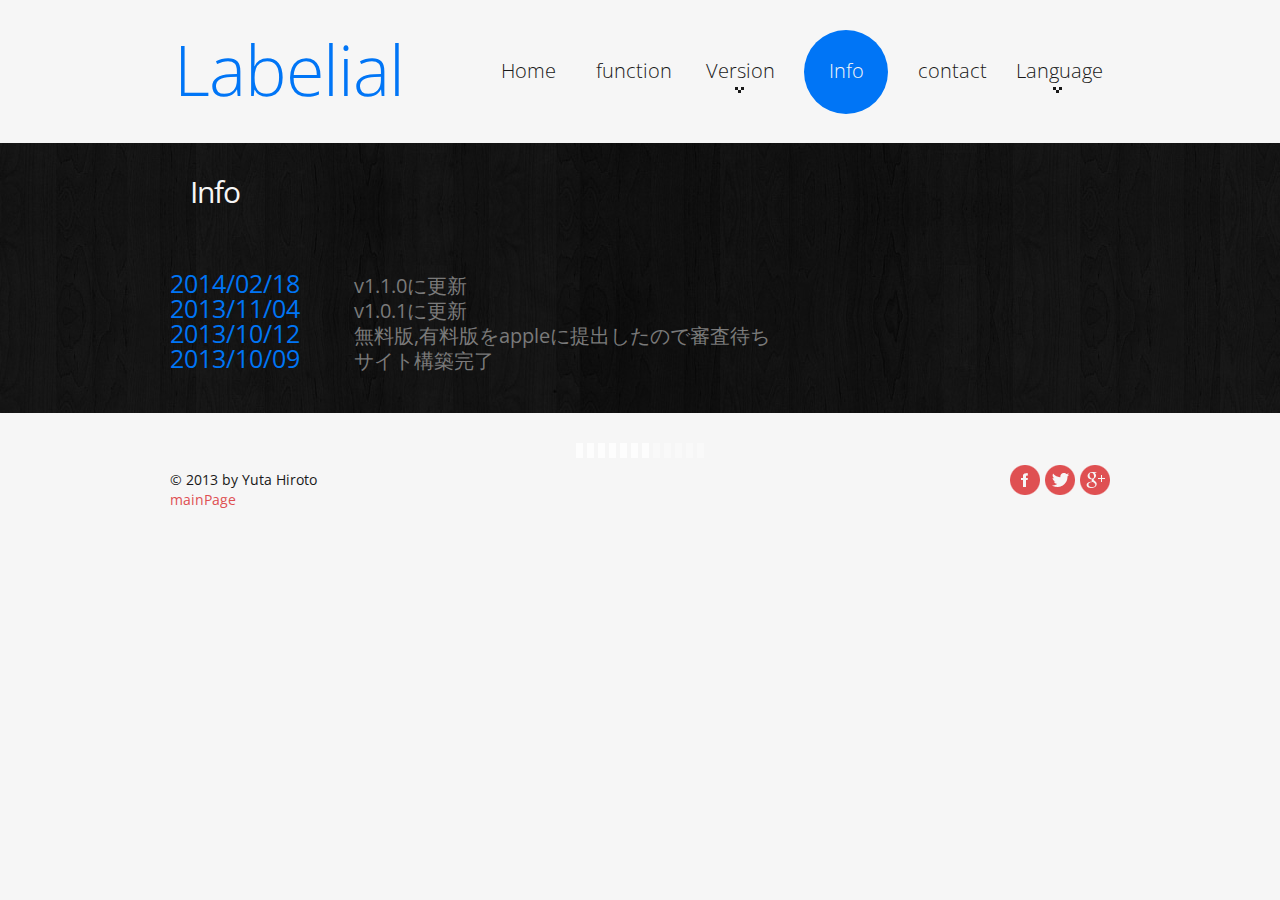
<file: JP/info.html>
<!DOCTYPE html>
<html lang="ja">
  <head>
    <title>Labelial</title>
    <meta charset="UTF-8">
    <!--[if lt IE 9] -->
    <script src="http://html5shim.googlecode.com/svn/trunk/html5.js"></script>
    <!-- <link type="" -->
    <link rel="stylesheet" href="css/bootstrap.css" type="text/css" media="screen">
    <link rel="stylesheet" href="css/responsive.css" type="text/css" media="screen">
    <link rel="stylesheet" href="css/style.css" type="text/css" media="screen">
    <link href='http://fonts.googleapis.com/css?family=Open+Sans:400,300' rel='stylesheet' type='text/css'>
    <link rel="shortcut icon" href="img/logo.png" type="image/png">
    <script type="text/javascript" src="js/jquery.js"></script>
    <script type="text/javascript" src="js/superfish.js"></script>
    <script type="text/javascript" src="js/jquery.easing.1.3.js"></script>
    <script type="text/javascript">
      if($(window).width()>1024){document.write("<"+"script src='js/jquery.preloader.js'></"+"script>");}
    </script>
    <script>
      $(window).load(function() {
        $x = $(window).width();
        if($x > 1024){
          $("#content .row").preloader();
        }
        $('.spinner').animate({'opacity':0},1000,'easeOutCubic',function (){jQuery(this).css('display','none')});
     });
    </script>
  </head>
  <body>
    <div class="spinner"></div>
    <header>
      <div class="container clearfix">
        <div class="row">
          <div class="span12">
            <div class="navbar navbar_">
              <div class="container">
                <h1 class="brand brand_"><a href="index.html" style="color:#007AFF;font-size:70px;"><br>Labelial</a></h1>
                <a class="btn btn-navbar" data-toggle="collapse" data-target=".nav-collapse_">Menu <span class="icon-bar"></span> </a>
                <div class="nav-collapse nav-collapse_  collapse">
                  <ul class="nav sf-menu">
                    <li><a href="index.html">Home</a></li>
                    <li><a href="function.html">function</a></li>
                    <li><a style="cursor:default;">Version</a>
                      <ul>
                        <li><a href="history.html">History</a></li>
                        <li><a href="futureWork.html">Future work</a></li>
                      </ul>
                    </li>
                    <li class="sub-menu active"><a href="info.html">Info</a></li>
                    <li><a href="contact.html">contact</a></li>
                    <li>
                        <a  style="cursor:default;">Language</a>
                        <ul>
                            <li>
                                <a href="../index.html">English</a>
                            </li>
                            <li>
                                <a href="index.html">Japanese</a>
                            </li>
                        </ul>
                    </li>
                  </ul>
                </div>
              </div>
            </div>
          </div>
        </div>
      </div>
    </header>
    <div class="bg-content">
      <div id="content"><div class="ic"></div>
        <div class="container">
            <article class="span12">
              <h3>Info</h3>
            </article>
            <div id="info">
              <p>2014/02/18</p>
              <p1>v1.1.0に更新</p1><br>
              <p>2013/11/04</p>
              <p1>v1.0.1に更新</p1><br>
              <p>2013/10/12</p>
              <p1>無料版,有料版をappleに提出したので審査待ち</p1><br>
              <p>2013/10/09</p>
              <p1>サイト構築完了</p1><br>
            </div>
        </div>
      </div>
    </div>
    <footer>
      <div class="container clearfix">
        <ul class="list-social pull-right">
          <li><a class="icon-1" href="http://www.facebook.com/sharer.php?u=http://about-hiroppy.com/Labelial&t=Labelial"></a></li>
          <li><a class="icon-3" href="https://twitter.com/share?url=http://about-hiroppy.com/Labelial&text=iOS App Labelial&via=about_hiroppy"></a></li>
          <li><a class="icon-4" href="#"></a></li>
        </ul>
      <div class="privacy pull-left">© 2013 by Yuta Hiroto<br><a href="http://about-hiroppy.com" target="_blank">mainPage</a></div>
      </div>
    </footer>
  </body>
</html>
</file>
<file: css/style.css>
@import url(http://fonts.googleapis.com/css?family=Dorsa);
@charset "utf-8";
/* CSS Document */
a[href^="tel:"] {
  color: inherit;
  text-decoration: none;
}
.color-1 {
  color: #efedef;
}
.img-indent {
  margin: 0px 30px 0 0;
  float: left;
}
.img-indent1 {
  margin: 1px 29px 16px 0;
  float: left;
}
.wrapper {
  width: 100%;
  overflow: hidden;
}
.center {
  text-align: center;
}
.spinner {
  position: fixed;
  left: 0px;
  top: 0px;
  width: 100%;
  height: 100%;
  z-index: 9999;
  background: url(../img/spinner.gif) 50% 50% no-repeat #000000;
}
.preloader {
  background: url(../img/loader.gif) center center no-repeat;
}
.clear {
  clear: both;
  line-height: 0;
  font-size: 0;
  overflow: hidden;
  height: 0;
  width: 100%;
}
.m-top {
  margin-top: -7px;
}
.overflow.extra {
  overflow: visible;
}
.left-0 {
  margin-left: 0 !important;
}
.overflow {
  overflow: hidden;
}
.inner-1 {
  padding-right: 30px;
}
/*------ header ------- */
header {
  padding: 30px 0 29px;
  z-index: 50;
}
/* navbar */
.navbar_ {
  margin: 0;
  position: relative;
}
.navbar_ .navbar-inner_ {
  padding: 0;
  margin: 0;
  border: none;
  min-height: inherit;
  filter: progid:DXImageTransform.Microsoft.gradient(enabled = false);
}
/*nav*/
.navbar_ .container {
  position: relative;
}
.nav-collapse_ {
  padding: 0;
  z-index: 10;
  float: right;
}
.nav-collapse_ .nav li {
  margin: 0;
  padding: 0;
  position: relative;
  zoom: 1;
}
.nav-collapse_ .nav > li {
  -webkit-box-shadow: none;
  -moz-box-shadow: none;
  box-shadow: none;
  background: none;
  margin-left: 22px;
}
.nav-collapse_ .nav li a {
  text-shadow: none;
  text-decoration: none;
  -webkit-transition: all 0.3s ease-in-out;
  -moz-transition: all 0.3s ease-in-out;
  -o-transition: all 0.3s ease-in-out;
  transition: all 0.3s ease-in-out;
  -webkit-box-shadow: none;
  -moz-box-shadow: none;
  box-shadow: none;
  text-transform: none;
  font-family: 'Open Sans', sans-serif;
  font-size: 20px;
  line-height: 22px;
  text-align: center;
  font-weight: 300;
  color: #1a1a1a;
}
.nav-collapse_ .nav > li > a {
  margin: 0;
  padding: 30px 0 32px;
  display: block;
  background: none;
  position: relative;
  z-index: 20;
  width: 84px;
  -webkit-border-radius: 44px;
  -moz-border-radius: 44px;
  border-radius: 44px;
}
.nav-collapse_ .nav > li > a .sf-sub-indicator {
  position: absolute;
  width: 9px;
  height: 6px;
  background: url(../img/indicator1.png) no-repeat 0 0;
  left: 50%;
  bottom: 21px;
  margin-left: -5px;
  -webkit-box-shadow: none;
  -moz-box-shadow: none;
  box-shadow: none;
  -webkit-border-radius: none;
  -moz-border-radius: none;
  border-radius: none;
}
.nav-collapse_ .nav > li.sfHover > a,
.nav-collapse_ .nav > li.sfHover > a:hover,
.nav-collapse_ .nav > li > a:hover,
.nav-collapse_ .nav > li.active > a,
.nav-collapse_ .nav > li.active > a:hover {
  background: #007AFF;
  color: #ffffff;
  -webkit-box-shadow: none;
  -moz-box-shadow: none;
  box-shadow: none;
}
.nav-collapse_ .nav > li.sfHover > a .sf-sub-indicator,
.nav-collapse_ .nav > li.active > a .sf-sub-indicator {
  background-position: 0 bottom;
}
.sub-menu > a {
  position: relative;
}
.nav-collapse_ .nav ul {
  position: absolute;
  display: none;
  width: 120px;
  left: -18px;
  top: 115px;
  list-style: none;
  zoom: 1;
  z-index: 9;
  background: #ffffff;
  padding: 12px 0;
  margin: 0;
}
.nav-collapse_ .nav ul li {
  text-align: center;
}
.nav-collapse_ .nav ul li a {
  padding: 4px 0;
  display: block;
  background: none;
}
.nav-collapse_ .nav > li > ul li > a:hover,
.nav-collapse_ .nav > li > ul li.sfHover > a {
  text-decoration: none;
  color: #ffffff;
  background: #007AFF;
}
.nav-collapse_ .nav ul .sf-sub-indicator {
  display: none;
}
.nav-collapse_ .nav ul ul li a {
  color: #ffffff;
}
.nav-collapse_ .nav li ul ul li a:hover {
  text-decoration: none;
  color: #000000;
}
/*------ logo ------- */
.navbar_ .brand_ {
  display: block;
  float: left;
  font-size: 0;
  line-height: 0;
  padding: 12px 0 0 4px;
  margin: 0;
}
.navbar_ .brand_ h1 {
  font-size: 0;
  line-height: 0;
}
/*------ h1, h2, h3, h4, h5, h6 ------- */
h1,
h2,
h3,
h4,
h5,
h6 {
  text-transform: none;
  color: #ffffff;
  font-family: 'Open Sans', sans-serif;
  font-weight: 300;
  letter-spacing: -1px;
}
h1 {
  font-size: 70px;
  line-height: 74px;
}
header h1 {
  padding: 0;
  margin: 0;
}
h2 {
  font-size: 50px;
  line-height: 52px;
}
h3 {
  font-size: 30px;
  line-height: 34px;
  margin: 32px 0 15px;
  font-weight: normal;
}
.content-extra h3 {
  margin: 42px 0 25px;
}
h4 {
  font-size: 48px;
  line-height: 50px;
  margin: 21px 0 20px;
}
h5 {
  font-size: 18px;
  color: #939393;
  font-weight: 600;
  letter-spacing: -1px;
}
p {
  padding-bottom: 25px;
  margin: 0;
}
/*--- header end ------*/
/*------ content ------- */
#content {
  position: relative;
  padding: 0 0 40px;
}
.bg-content {
  background: url(../img/bg-content.jpg) 50% 50%;
}
.block-slogan {
  overflow: hidden;
  padding-bottom: 44px;
}
.block-slogan h2:first-letter {
  color: #e85356;
  font-weight: normal;
}
.block-slogan h2 {
  float: left;
  margin: 0;
  padding-right: 58px;
  line-height: 54px;
}
.block-slogan p {
  border-left: 1px solid #454545;
  padding: 0 0 0 26px;
}
.block-slogan div {
  overflow: hidden;
}
.row-1 {
  background: #000000;
  border-top: 1px solid #2d2d2d;
  border-bottom: 1px solid #2d2d2d;
  padding-bottom: 14px;
}
.ic {
  border:0;
  float:right;
  background:#fff;
  color:#f00;
  width:50%;
  line-height:10px;
  font-size:10px;
  margin:-220% 0 0 0;
  overflow:hidden;
  padding:0
}
/*------ thumbnails-1 ------- */
.thumbnails-1 {
  /*margin: 0;*/
  list-style: outside none;
}
.thumbnails-1 > li {
  margin-bottom: 40px;
}
.thumbnails-1 .thumbnail-1 {
  border: none;
  -webkit-border-radius: 0;
  -moz-border-radius: 0;
  border-radius: 0;
  -webkit-box-shadow: none;
  -moz-box-shadow: none;
  box-shadow: none;
  padding: 0;
  line-height: 20px;
}
.thumbnails-1 .thumbnail-1 section {
  padding-top: 25px;
}
.thumbnails-1 .thumbnail-1 section strong {
  color: #ffffff;
  font-weight: normal;
}
.border-horiz {
  background: url(../img/border-horiz.gif) repeat-x 0 0;
  height: 2px;
  margin: 16px 0 0;
}
.border-horiz.extra {
  margin-bottom: 10px;
}
.txt-1 {
  color: #ffffff;
  padding: 3px 0 10px;
}
/*------ list-services ------- */
.list-services .thumbnail-1 {
  background: #000000;
  padding: 10px;
}
.list-services a {
  margin-bottom: 10px;
  display: inline-block;
}
.list-services p {
  padding-bottom: 20px;
}
.list-services section {
  padding: 0 20px;
}
.list-services li {
  margin-bottom: 30px;
}
.quote-1 {
  border: medium none;
  color: #7f7f7f;
  display: block;
  margin: 0;
  padding: 0;
  position: relative;
}
.badge {
  font-size: 41px;
  line-height: 44px;
  width: 67px;
  text-shadow: 1px 1px #e8eaea;
  text-align: center;
  -webkit-border-radius: 36px;
  -moz-border-radius: 36px;
  border-radius: 36px;
  background: #d1cfd0;
  -webkit-box-shadow: 1px 1px #dddcde;
  -moz-box-shadow: 1px 1px #dddcde;
  box-shadow: 1px 1px #dddcde;
  float: left;
  margin-right: 18px;
  color: #1a1a1a;
  padding: 11px 0;
  border-right: 1px solid #eaedee;
  border-bottom: 1px solid #eaedee;
}
/*------ lists ------- */
/*------ list ------- */
.list.extra {
  width: 100%;
  margin: 0;
  float: none;
  padding-top: 5px;
}
.list.extra2 {
  width: 170px;
  padding-top: 5px;
}
.list-pad {
  padding-right: 28px;
}
.list {
  list-style: none outside;
  padding-top: 14px;
  float: left;
  width: 106px;
  margin: 0;
}
.list li {
  background: url(../img/marker-1.png) no-repeat 0 7px;
  padding-left: 10px;
  padding-bottom: 10px;
}
.list li.last {
  padding-bottom: 0;
}
.list.extra1 a,
.list.extra2 a {
  color: #7f7f7f;
}
.list.extra1 a:hover,
.list.extra2 a:hover {
  color: #e85356;
}
.list li a {
  color: #e85356;
  display: inline-block;
}
.list li a:hover {
  text-decoration: none;
  color: #ffffff;
}
/*----------- list-photo--------------*/
.list-photo {
  list-style: none outside;
  margin: 0;
  overflow: hidden;
  margin-left: -30px;
}
.list-photo li {
  float: left;
  margin: 0 0 30px 30px;
}
/*----------- .portfolio --------------*/
.portfolio {
  list-style: none outside;
  margin: 0;
}
.portfolio li {
  float: left;
  margin: 0 0 30px 30px;
}
.magnifier {
  opacity: 1;
  position: relative;
  height: auto;
  display: block;
  -webkit-transition: all 0.3s ease;
  -moz-transition: all 0.3s ease;
  -o-transition: all 0.3s ease;
  transition: all 0.3s ease;
}
.magnifier:hover {
  opacity: 0.7;
}
.magnifier:after {
  content: '';
  display: block;
  width: 100%;
  height: 100%;
  position: absolute;
  opacity: 0;
  left: 0;
  top: 0;
  background: url('../img/magnifier.png') center center no-repeat #000000;
  -webkit-transition: all 0.3s ease;
  -moz-transition: all 0.3s ease;
  -o-transition: all 0.3s ease;
  transition: all 0.3s ease;
}
.magnifier:hover:after {
  opacity: 0.6;
}
/*----------- .list-blog --------------*/
.list-blog {
  list-style: none outside;
  margin: 0;
}
.list-blog li {
  background: url(../img/border-horiz.gif) repeat-x 0 bottom;
  padding-bottom: 40px;
  margin-top: 32px;
}
.list-blog li.last {
  background: none;
}
.list-blog h3 {
  margin-bottom: 6px;
  margin-top: 0;
}
.list-blog img {
  margin: 21px 0 24px;
}
.date-1 {
  float: left;
  border-right: 1px solid #7f7f7f;
  line-height: 18px;
  padding-right: 8px;
}
.name-author {
  float: left;
  line-height: 18px;
  padding-left: 8px;
}
.name-author a {
  text-decoration: underline;
}
.comments {
  float: right;
  line-height: 18px;
  text-decoration: underline;
}
/*----------- search --------------*/
/* search-form */
#search {
  margin: 0;
  padding: 10px 0 0;
  overflow: hidden;
}
#search input {
  background: #ffffff;
  border: none;
  -webkit-box-shadow: none;
  -moz-box-shadow: none;
  box-shadow: none;
  line-height: 21px !important;
  width: 260px;
  float: left;
  margin: 0px 10px 0 0;
  padding: 4px 12px 5px;
  font-size: 14px;
  height: 30px;
  -webkit-border-radius: 0;
  -moz-border-radius: 0;
  border-radius: 0;
  -webkit-box-sizing: border-box;
  -moz-box-sizing: border-box;
  box-sizing: border-box;
}
#search input:focus {
  -webkit-box-shadow: none;
  -moz-box-shadow: none;
  box-shadow: none;
}
#search a {
  float: left;
}
/***** map *****/
.map {
  margin: 0 0 25px;
  padding-top: 10px;
  line-height: 0;
}
.map iframe {
  border: none;
  width: 100%;
  height: 370px;
}
/*------ mail & address------- */
.address-1 {
  overflow: hidden;
}
.address-1 strong {
  color: #7f7f7f;
  display: block;
  font-weight: normal;
}
.address-1 span {
  display: inline-block;
  width: 80px;
  color: #ffffff;
}
.mail-1 {
  text-decoration: underline;
  color: #e85356;
}
.mail-1:hover {
  text-decoration: none;
}
.mail-2 {
  text-align: right;
}
.mail-2 a {
  color: #3c3c3c;
}
.mail-2 a:hover {
  text-decoration: underline;
}
/***** contact form *****/
#contact-form {
  position: relative;
  vertical-align: top;
  z-index: 1;
  margin: 0 0 20px;
  padding-top: 10px;
}
#contact-form fieldset {
  border: none;
  padding: 0;
  width: 100%;
  overflow: hidden;
}
#contact-form label {
  display: inline-block;
  min-height: 40px;
  position: relative;
  margin: 0;
}
#contact-form .message {
  min-height: 343px;
  width: 100%;
}
#contact-form input,
#contact-form textarea {
  font-family: 'Open Sans', sans-serif;
  padding: 4px 18px 5px;
  margin: 0;
  font-size: 14px;
  line-height: 21px !important;
  color: #7f7f7f;
  background: #ffffff;
  outline: none;
  width: 370px;
  border: none;
  -webkit-box-shadow: none;
  -moz-box-shadow: none;
  box-shadow: none;
  -webkit-border-radius: 0;
  -moz-border-radius: 0;
  border-radius: 0;
  -webkit-box-sizing: border-box;
  -moz-box-sizing: border-box;
  box-sizing: border-box;
}
#contact-form input {
  height: 30px;
}
#contact-form input:focus,
#contact-form textarea:focus {
  -webkit-box-shadow: none;
  -moz-box-shadow: none;
  box-shadow: none;
}
#contact-form .area .error {
  float: none;
}
#contact-form textarea {
  width: 100%;
  height: 323px;
  resize: none;
  overflow: auto;
}
#contact-form .success {
  display: none;
  margin-bottom: 20px;
  color: #000000;
  font-size: 14px;
  line-height: 16px;
  position: relative;
  background: #ffffff;
  padding: 12px 14px;
  text-transform: none;
}
#contact-form .error,
#contact-form .empty {
  color: #f00;
  font-size: 11px;
  line-height: 1.27em;
  display: none;
  overflow: hidden;
  margin-bottom: 5px;
  padding: 2px 4px 6px 4px;
  text-transform: none;
}
.buttons-wrapper {
  position: relative;
}
.buttons-wrapper a {
  margin-right: 10px;
  cursor: pointer;
}
.buttons-wrapper a:hover {
  text-decoration: none;
}
/*----------- buttons & links--------------*/
.btn-1 {
  color: #ffffff;
  background: #007AFF;
  padding: 5px 14px;
  -webkit-border-radius: 0;
  -moz-border-radius: 0;
  border-radius: 0;
  text-shadow: none;
  border: none;
  -webkit-box-shadow: none;
  -moz-box-shadow: none;
  box-shadow: none;
  -webkit-transition: all 0.3s ease;
  -moz-transition: all 0.3s ease;
  -o-transition: all 0.3s ease;
  transition: all 0.3s ease;
}
.btn-1:hover {
  color: #1a1a1a;
  -webkit-transition: all 0.3s ease;
  -moz-transition: all 0.3s ease;
  -o-transition: all 0.3s ease;
  transition: all 0.3s ease;
  text-decoration: none;
  background: #ffffff;
}
/* policy */.policy {
  position: relative;
  margin-top: -3px;
}
.policy strong {
  display: block;
  color: #ffffff;
  line-height: 16px;
  padding-bottom: 9px;
}
.policy p {
  color: #7f7f7f;
  padding-bottom: 21px;
}
/* block-404 */.block-404 {
  background: #ffffff;
  margin: 40px 0 30px;
  overflow: hidden;
}
.block-404 .img-404 {
  float: none;
  width: 100%;
}
.box-404 {
  padding: 42px 10px 0;
  overflow: hidden;
}
.box-404 h2 {
  color: #e85356;
  font-size: 80px;
  line-height: 84px;
  font-weight: normal;
  margin: 0;
}
.box-404 h3 {
  color: #000000;
  margin: 0 0 21px;
}
.box-404 p {
  padding-bottom: 25px;
}
/* search-form 404 */#form-search {
  overflow: hidden;
  position: relative;
}
#form-search input {
  background: #e5e5e5;
  border-top: 1px solid #c3c3c3;
  border-right: 1px solid #d9d9d9;
  border-left: 1px solid #d9d9d9;
  border-bottom: none;
  -webkit-box-shadow: none;
  -moz-box-shadow: none;
  box-shadow: none;
  line-height: 21px !important;
  width: 84%;
  font-size: 14px;
  margin: 0 10px 0 0;
  padding: 4px 12px 5px;
  height: 30px;
  -webkit-border-radius: 0;
  -moz-border-radius: 0;
  border-radius: 0;
  -webkit-box-sizing: border-box;
  -moz-box-sizing: border-box;
  box-sizing: border-box;
  float: left;
}
#form-search input:focus {
  -webkit-box-shadow: none;
  -moz-box-shadow: none;
  box-shadow: none;
}
#form-search a {
  float: left;
}
/*--- content end ------*/
/*------ footer ------- */
footer {
  padding: 51px 0 40px;
}
.privacy {
  color: #1a1a1a;
  padding-top: 6px;
}
.privacy a {
  color: #e85356;
}
.list-social {
  list-style: none outside none;
  overflow: hidden;
  margin: 0;
}
.list-social a {
  width: 30px;
  height: 30px;
  -webkit-transition: all 0.2s linear;
  -moz-transition: all 0.2s linear;
  -o-transition: all 0.2s linear;
  transition: all 0.2s linear;
  background-position: 0 0;
  background-repeat: no-repeat;
}
.list-social a.icon-1 {
  background-image: url(../img/soc-icon-1.png);
}
.list-social a.icon-2 {
  background-image: url(../img/soc-icon-2.png);
}
.list-social a.icon-3 {
  background-image: url(../img/soc-icon-3.png);
}
.list-social a.icon-4 {
  background-image: url(../img/soc-icon-4.png);
}
.list-social a.icon-5 {
  background-image: url(../img/soc-icon-5.png);
}
.list-social li {
  float: left;
  margin-left: 5px;
}
.list-social a:hover {
  background-position: 0 bottom;
}
/*--- footer end ------*/
@media (min-width: 1300px) {
  .box-404 {
    overflow: hidden;
  }
  .block-404 .img-404 {
    width: 770px;
    height: 393px;
    float: left;
  }
  #search input {
    width: 286px;
  }
  #form-search input {
    width: 216px;
  }
  .box-404 {
    padding: 42px 50px 0;
  }
  .address-1 strong {
    float: left;
    width: 154px;
  }
  .list-photo li.last {
    margin-right: 0;
  }
  .overflow.extra {
    overflow: hidden;
  }
}
@media (max-width: 1299px) and (min-width: 979px) {
  .overflow.extra {
    overflow: visible;
  }
}
@media (max-width: 1300px) {
  #search input {
    width: 200px;
  }
}
@media (max-width: 979px) {
  #search input {
    width: 127px;
  }
  .block-404 .img-404 {
    margin-left: 0;
  }
  .img-indent1 img {
    width: 100%;
  }
  #contact-form label {
    display: block;
  }
  #contact-form input,
  #contact-form textarea {
    width: 100%;
  }
  .inner-1 {
    padding: 0;
  }
  .block-slogan h2 {
    padding-right: 30px;
  }
}
@media (min-width: 768px) and (max-width: 979px) {
  .navbar_ .btn {
    display: none !important;
  }
  /* navbar */
  .navbar_ {
    margin: 0;
    position: relative;
  }
  .navbar_ .navbar-inner_ {
    padding: 0;
    margin: 0;
    border: none;
    min-height: inherit;
    filter: progid:DXImageTransform.Microsoft.gradient(enabled = false);
  }
  /*nav*/
  .navbar_ .container {
    position: relative;
  }
  .nav-collapse_ {
    height: auto !important;
    overflow: visible !important;
    clear: none !important;
  }
  .nav-collapse_ .nav > li {
    float: left !important;
    margin-left: 10px;
  }
  .portfolio {
    margin-left: -10px;
  }
  .portfolio li {
    margin-left: 30px;
    width: 45%;
  }
  .portfolio li img {
    width: 100%;
  }
  .img-indent {
    float: none;
    margin: 0 0 18px 0;
  }
  .img-indent img {
    width: 100%;
  }
  #contact-form input,
  #contact-form textarea {
    width: 100%;
  }
  #form-search input {
    width: 74%;
  }
}
@media (max-width: 767px) {
  body {
    padding: 0;
  }
  /* navbar */
  .nav-collapse_ {
    padding-top: 0px;
    padding-right: 0;
  }
  .navbar_ .nav-collapse_ {
    position: absolute;
    left: auto;
    top: 105px;
    right: 0;
  }
  .navbar_ .btn {
    display: inline-block;
    float: right;
    background: #e85356;
    padding: 18px 0 20px;
    text-decoration: none;
    margin: 0;
    font-size: 20px;
    line-height: 24px;
    text-shadow: none;
    color: #ffffff;
    -webkit-box-shadow: none;
    -moz-box-shadow: none;
    box-shadow: none;
    border: none;
    -webkit-border-radius: 30px;
    -moz-border-radius: 30px;
    border-radius: 30px;
    width: 63px;
    text-align: center;
    font-weight: normal;
    position: relative;
  }
  .navbar_ .btn:hover {
    background: #181818;
    color: #ffffff;
  }
  .navbar_ .btn .icon-bar {
    position: absolute;
    width: 9px;
    height: 6px;
    background: url(../img/indicator.png) no-repeat 0 0;
    left: 50%;
    bottom: 12px;
    margin-left: -5px;
    -webkit-box-shadow: none;
    -moz-box-shadow: none;
    box-shadow: none;
    -webkit-border-radius: none;
    -moz-border-radius: none;
    border-radius: none;
  }
  .nav-collapse_ .nav {
    position: relative;
    zoom: 1;
    z-index: 999;
    width: 113px;
    background: #ffffff;
    padding: 12px 0;
    margin: 0;
    -webkit-border-radius: 0;
    -moz-border-radius: 0;
    border-radius: 0;
  }
  .nav-collapse_ .nav li {
    background: none;
    margin: 0;
    padding: 0;
    display: block;
    width: 100%;
    text-align: center;
  }
  .nav-collapse_ .nav li a {
    display: block;
    font-weight: normal;
    padding: 0;
    -webkit-border-radius: 0;
    -moz-border-radius: 0;
    border-radius: 0;
    width: 100%;
    padding: 8px 0;
    font-weight: normal;
  }
  .nav-collapse_ .nav > li.sfHover,
  .nav-collapse_ .nav > li:hover,
  .nav-collapse_ .nav > li.active,
  .nav-collapse_ .nav > li.active {
    background: none;
  }
  .nav-collapse_ .nav > li.sfHover > a,
  .nav-collapse_ .nav > li.sfHover > a:hover,
  .nav-collapse_ .nav > li > a:hover,
  .nav-collapse_ .nav > li.active > a,
  .nav-collapse_ .nav > li.active > a:hover {
    text-decoration: none;
    color: #ffffff;
    background: #e85356;
  }
  .sub-menu > a {
    position: relative;
    display: block;
  }
  .nav-collapse_ .nav ul {
    position: relative;
    display: none;
    width: 100%;
    list-style: none;
    zoom: 1;
    z-index: 9;
    background: #ffffff;
    padding: 0;
    margin: 0;
    left: 0;
    top: 0;
  }
  .nav-collapse_ .nav ul li a {
    display: block;
    font-size: 16px;
    padding: 4px 0;
  }
  .nav-collapse_ .nav ul li a:hover {
    background: #575757 !important;
  }
  .row {
    padding: 0 20px;
  }
  footer {
    padding-left: 20px;
    padding-right: 20px;
  }
  .bg-glow {
    background: none;
  }
  .thumbnail-1 > img {
    width: 100%;
  }
  #form-search input {
    width: 70%;
  }
  .portfolio {
    margin-left: -30px;
  }
  .portfolio li {
    float: left;
    margin-left: 30px;
    width: 44%;
  }
  .portfolio li img {
    width: 100%;
  }
  #search input {
    width: 66%;
  }
  .thumbnails-1 .thumbnail-1 img {
    width: 100%;
  }
  .thumbnails-1 {
    margin-left: -20px;
  }
  .thumbnails-1 li {
    float: left;
    width: 45%;
    margin-left: 20px;
  }
}
@media (max-width: 640px) {
  .block-slogan h2 {
    float: none;
    margin-bottom: 16px;
    padding: 0;
  }
  .block-slogan p {
    border: none;
    padding-left: 0;
  }
  .portfolio li {
    float: left;
    margin-left: 30px;
    width: 43%;
  }
  .portfolio li img {
    width: 100%;
  }
}
@media (max-width: 600px) {
  .thumbnails-1 .thumbnail-1 img {
    width: 100%;
  }
  .thumbnails-1 {
    margin-left: 0px;
  }
  .thumbnails-1 li {
    float: none;
    width: 100%;
    margin-left: 0px;
  }
  .img-indent {
    float: none;
    margin: 0 0 16px 0;
  }
  .img-indent img {
    width: 100%;
  }
}
@media (max-width: 480px) {
  .list-social {
    float: none !important;
  }
  .privacy {
    float: none !important;
    padding-left: 10px;
  }
  .portfolio {
    margin: 0;
  }
  .portfolio li img {
    width: 100%;
  }
  .portfolio li {
    float: none;
    margin: 0 0 20px 0;
    width: 100%;
  }
  #form-search input {
    width: 100%;
  }
  #search input {
    width: 66%;
  }
  #form-search input {
    width: 66%;
  }
  footer {
    padding: 31px 0;
  }
  #contact-form textarea {
    height: 280px;
  }
  #contact-form .message {
    min-height: 290px;
  }
}
@media (max-width: 320px) {
  .brand_ a img {
    width: 190px;
    height: auto;
  }
  .list-photo {
    margin: 0;
  }
  .list-photo li {
    float: none;
    margin: 0 0 30px 0;
  }
  .list-photo li img {
    width: 100%;
  }
  #search input {
    width: 61%;
  }
  .img-indent1 {
    float: none;
    margin: 1px 0 16px;
  }
  .overflow.extra {
    overflow: visible;
  }
  #form-search input {
    width: 57%;
  }
}
.clearfix {
  *zoom: 1;
}
.clearfix:before,
.clearfix:after {
  display: table;
  content: "";
  line-height: 0;
}
.clearfix:after {
  clear: both;
}
.hide-text {
  font: 0/0 a;
  color: transparent;
  text-shadow: none;
  background-color: transparent;
  border: 0;
}
.input-block-level {
  display: block;
  width: 100%;
  min-height: 30px;
  -webkit-box-sizing: border-box;
  -moz-box-sizing: border-box;
  box-sizing: border-box;
}

.normalImage{
  width:320px;
  height:568px;
  float: left;
  padding-top: 80px;
}

.right-explain{
  padding-left:30px;
  padding-top: 80px;
  float: left;
}

.right-explain li{
  list-style-type:none;
  width:150%;
}

.right-explain h3{
  font-size: 17px;
  padding-left: 120px;
  color:#7f7f7f;
/*  padding: 30px;
  padding-top: 15px;*/
}

.button{
  border-style: solid;
  -webkit-border-radius: 10px;
  -moz-border-radius: 10px;
  border-radius: 10px;
  border-color: #007AFF;
  padding: 12px;
  color:#007AFF;
  font-size: 17px;
  float: left;
  display:inline;
}

#info{
  margin-top:130px;
}

#info p{
  color:#007AFF;
  font-size: 25px;
  display:inline;
}

#info p1{
  color:#7f7f7f;
  font-size: 20px;
  padding-left: 50px;
}

.contact{
    margin-top:50px;
}

.contact p{
  color:#007AFF;
  font-size: 30px;
}

.contact p1{
  color:#7f7f7f;
  font-size: 20px;
  padding-left: 30px;
}

#future{
  margin-top:130px;
}

#future p{
  color:#888;
  font-size: 20px;
}

#getItem{
  margin-top:50px;
  width:700px;
  padding-bottom: 30px;
}

.store{
  float: left;
  padding-left:100px;
}

.store p{
  color:#007AFF;
  font-size: 35px;
}

.store img{
  width:205px;
  height:84px;
}

.free-m{
  clear:both;
  padding-top: 20px;
}

.free-m p{
  color:#7f7f7f;
  font-size: 15px;
  padding-left: 100px;
}

.icon-page2{
  width:35px;
  height:35px;
  float: left;
}
</file>
<file: JP/css/style.css>
@import url(http://fonts.googleapis.com/css?family=Dorsa);
@charset "utf-8";
/* CSS Document */
a[href^="tel:"] {
  color: inherit;
  text-decoration: none;
}
.color-1 {
  color: #efedef;
}
.img-indent {
  margin: 0px 30px 0 0;
  float: left;
}
.img-indent1 {
  margin: 1px 29px 16px 0;
  float: left;
}
.wrapper {
  width: 100%;
  overflow: hidden;
}
.center {
  text-align: center;
}
.spinner {
  position: fixed;
  left: 0px;
  top: 0px;
  width: 100%;
  height: 100%;
  z-index: 9999;
  background: url(../img/spinner.gif) 50% 50% no-repeat #000000;
}
.preloader {
  background: url(../img/loader.gif) center center no-repeat;
}
.clear {
  clear: both;
  line-height: 0;
  font-size: 0;
  overflow: hidden;
  height: 0;
  width: 100%;
}
.m-top {
  margin-top: -7px;
}
.overflow.extra {
  overflow: visible;
}
.left-0 {
  margin-left: 0 !important;
}
.overflow {
  overflow: hidden;
}
.inner-1 {
  padding-right: 30px;
}
/*------ header ------- */
header {
  padding: 30px 0 29px;
  z-index: 50;
}
/* navbar */
.navbar_ {
  margin: 0;
  position: relative;
}
.navbar_ .navbar-inner_ {
  padding: 0;
  margin: 0;
  border: none;
  min-height: inherit;
  filter: progid:DXImageTransform.Microsoft.gradient(enabled = false);
}
/*nav*/
.navbar_ .container {
  position: relative;
}
.nav-collapse_ {
  padding: 0;
  z-index: 10;
  float: right;
}
.nav-collapse_ .nav li {
  margin: 0;
  padding: 0;
  position: relative;
  zoom: 1;
}
.nav-collapse_ .nav > li {
  -webkit-box-shadow: none;
  -moz-box-shadow: none;
  box-shadow: none;
  background: none;
  margin-left: 22px;
}
.nav-collapse_ .nav li a {
  text-shadow: none;
  text-decoration: none;
  -webkit-transition: all 0.3s ease-in-out;
  -moz-transition: all 0.3s ease-in-out;
  -o-transition: all 0.3s ease-in-out;
  transition: all 0.3s ease-in-out;
  -webkit-box-shadow: none;
  -moz-box-shadow: none;
  box-shadow: none;
  text-transform: none;
  font-family: 'Open Sans', sans-serif;
  font-size: 20px;
  line-height: 22px;
  text-align: center;
  font-weight: 300;
  color: #1a1a1a;
}
.nav-collapse_ .nav > li > a {
  margin: 0;
  padding: 30px 0 32px;
  display: block;
  background: none;
  position: relative;
  z-index: 20;
  width: 84px;
  -webkit-border-radius: 44px;
  -moz-border-radius: 44px;
  border-radius: 44px;
}
.nav-collapse_ .nav > li > a .sf-sub-indicator {
  position: absolute;
  width: 9px;
  height: 6px;
  background: url(../img/indicator1.png) no-repeat 0 0;
  left: 50%;
  bottom: 21px;
  margin-left: -5px;
  -webkit-box-shadow: none;
  -moz-box-shadow: none;
  box-shadow: none;
  -webkit-border-radius: none;
  -moz-border-radius: none;
  border-radius: none;
}
.nav-collapse_ .nav > li.sfHover > a,
.nav-collapse_ .nav > li.sfHover > a:hover,
.nav-collapse_ .nav > li > a:hover,
.nav-collapse_ .nav > li.active > a,
.nav-collapse_ .nav > li.active > a:hover {
  background: #007AFF;
  color: #ffffff;
  -webkit-box-shadow: none;
  -moz-box-shadow: none;
  box-shadow: none;
}
.nav-collapse_ .nav > li.sfHover > a .sf-sub-indicator,
.nav-collapse_ .nav > li.active > a .sf-sub-indicator {
  background-position: 0 bottom;
}
.sub-menu > a {
  position: relative;
}
.nav-collapse_ .nav ul {
  position: absolute;
  display: none;
  width: 120px;
  left: -18px;
  top: 115px;
  list-style: none;
  zoom: 1;
  z-index: 9;
  background: #ffffff;
  padding: 12px 0;
  margin: 0;
}
.nav-collapse_ .nav ul li {
  text-align: center;
}
.nav-collapse_ .nav ul li a {
  padding: 4px 0;
  display: block;
  background: none;
}
.nav-collapse_ .nav > li > ul li > a:hover,
.nav-collapse_ .nav > li > ul li.sfHover > a {
  text-decoration: none;
  color: #ffffff;
  background: #007AFF;
}
.nav-collapse_ .nav ul .sf-sub-indicator {
  display: none;
}
.nav-collapse_ .nav ul ul li a {
  color: #ffffff;
}
.nav-collapse_ .nav li ul ul li a:hover {
  text-decoration: none;
  color: #000000;
}
/*------ logo ------- */
.navbar_ .brand_ {
  display: block;
  float: left;
  font-size: 0;
  line-height: 0;
  padding: 12px 0 0 4px;
  margin: 0;
}
.navbar_ .brand_ h1 {
  font-size: 0;
  line-height: 0;
}
/*------ h1, h2, h3, h4, h5, h6 ------- */
h1,
h2,
h3,
h4,
h5,
h6 {
  text-transform: none;
  color: #ffffff;
  font-family: 'Open Sans', sans-serif;
  font-weight: 300;
  letter-spacing: -1px;
}
h1 {
  font-size: 70px;
  line-height: 74px;
}
header h1 {
  padding: 0;
  margin: 0;
}
h2 {
  font-size: 50px;
  line-height: 52px;
}
h3 {
  font-size: 30px;
  line-height: 34px;
  margin: 32px 0 15px;
  font-weight: normal;
}
.content-extra h3 {
  margin: 42px 0 25px;
}
h4 {
  font-size: 48px;
  line-height: 50px;
  margin: 21px 0 20px;
}
h5 {
  font-size: 18px;
  color: #939393;
  font-weight: 600;
  letter-spacing: -1px;
}
p {
  padding-bottom: 25px;
  margin: 0;
}
/*--- header end ------*/
/*------ content ------- */
#content {
  position: relative;
  padding: 0 0 40px;
}
.bg-content {
  background: url(../img/bg-content.jpg) 50% 50%;
}
.block-slogan {
  overflow: hidden;
  padding-bottom: 44px;
}
.block-slogan h2:first-letter {
  color: #e85356;
  font-weight: normal;
}
.block-slogan h2 {
  float: left;
  margin: 0;
  padding-right: 58px;
  line-height: 54px;
}
.block-slogan p {
  border-left: 1px solid #454545;
  padding: 0 0 0 26px;
}
.block-slogan div {
  overflow: hidden;
}
.row-1 {
  background: #000000;
  border-top: 1px solid #2d2d2d;
  border-bottom: 1px solid #2d2d2d;
  padding-bottom: 14px;
}
.ic {
  border:0;
  float:right;
  background:#fff;
  color:#f00;
  width:50%;
  line-height:10px;
  font-size:10px;
  margin:-220% 0 0 0;
  overflow:hidden;
  padding:0
}
/*------ thumbnails-1 ------- */
.thumbnails-1 {
  /*margin: 0;*/
  list-style: outside none;
}
.thumbnails-1 > li {
  margin-bottom: 40px;
}
.thumbnails-1 .thumbnail-1 {
  border: none;
  -webkit-border-radius: 0;
  -moz-border-radius: 0;
  border-radius: 0;
  -webkit-box-shadow: none;
  -moz-box-shadow: none;
  box-shadow: none;
  padding: 0;
  line-height: 20px;
}
.thumbnails-1 .thumbnail-1 section {
  padding-top: 25px;
}
.thumbnails-1 .thumbnail-1 section strong {
  color: #ffffff;
  font-weight: normal;
}
.border-horiz {
  background: url(../img/border-horiz.gif) repeat-x 0 0;
  height: 2px;
  margin: 16px 0 0;
}
.border-horiz.extra {
  margin-bottom: 10px;
}
.txt-1 {
  color: #ffffff;
  padding: 3px 0 10px;
}
/*------ list-services ------- */
.list-services .thumbnail-1 {
  background: #000000;
  padding: 10px;
}
.list-services a {
  margin-bottom: 10px;
  display: inline-block;
}
.list-services p {
  padding-bottom: 20px;
}
.list-services section {
  padding: 0 20px;
}
.list-services li {
  margin-bottom: 30px;
}
.quote-1 {
  border: medium none;
  color: #7f7f7f;
  display: block;
  margin: 0;
  padding: 0;
  position: relative;
}
.badge {
  font-size: 41px;
  line-height: 44px;
  width: 67px;
  text-shadow: 1px 1px #e8eaea;
  text-align: center;
  -webkit-border-radius: 36px;
  -moz-border-radius: 36px;
  border-radius: 36px;
  background: #d1cfd0;
  -webkit-box-shadow: 1px 1px #dddcde;
  -moz-box-shadow: 1px 1px #dddcde;
  box-shadow: 1px 1px #dddcde;
  float: left;
  margin-right: 18px;
  color: #1a1a1a;
  padding: 11px 0;
  border-right: 1px solid #eaedee;
  border-bottom: 1px solid #eaedee;
}
/*------ lists ------- */
/*------ list ------- */
.list.extra {
  width: 100%;
  margin: 0;
  float: none;
  padding-top: 5px;
}
.list.extra2 {
  width: 170px;
  padding-top: 5px;
}
.list-pad {
  padding-right: 28px;
}
.list {
  list-style: none outside;
  padding-top: 14px;
  float: left;
  width: 106px;
  margin: 0;
}
.list li {
  background: url(../img/marker-1.png) no-repeat 0 7px;
  padding-left: 10px;
  padding-bottom: 10px;
}
.list li.last {
  padding-bottom: 0;
}
.list.extra1 a,
.list.extra2 a {
  color: #7f7f7f;
}
.list.extra1 a:hover,
.list.extra2 a:hover {
  color: #e85356;
}
.list li a {
  color: #e85356;
  display: inline-block;
}
.list li a:hover {
  text-decoration: none;
  color: #ffffff;
}
/*----------- list-photo--------------*/
.list-photo {
  list-style: none outside;
  margin: 0;
  overflow: hidden;
  margin-left: -30px;
}
.list-photo li {
  float: left;
  margin: 0 0 30px 30px;
}
/*----------- .portfolio --------------*/
.portfolio {
  list-style: none outside;
  margin: 0;
}
.portfolio li {
  float: left;
  margin: 0 0 30px 30px;
}
.magnifier {
  opacity: 1;
  position: relative;
  height: auto;
  display: block;
  -webkit-transition: all 0.3s ease;
  -moz-transition: all 0.3s ease;
  -o-transition: all 0.3s ease;
  transition: all 0.3s ease;
}
.magnifier:hover {
  opacity: 0.7;
}
.magnifier:after {
  content: '';
  display: block;
  width: 100%;
  height: 100%;
  position: absolute;
  opacity: 0;
  left: 0;
  top: 0;
  background: url('../img/magnifier.png') center center no-repeat #000000;
  -webkit-transition: all 0.3s ease;
  -moz-transition: all 0.3s ease;
  -o-transition: all 0.3s ease;
  transition: all 0.3s ease;
}
.magnifier:hover:after {
  opacity: 0.6;
}
/*----------- .list-blog --------------*/
.list-blog {
  list-style: none outside;
  margin: 0;
}
.list-blog li {
  background: url(../img/border-horiz.gif) repeat-x 0 bottom;
  padding-bottom: 40px;
  margin-top: 32px;
}
.list-blog li.last {
  background: none;
}
.list-blog h3 {
  margin-bottom: 6px;
  margin-top: 0;
}
.list-blog img {
  margin: 21px 0 24px;
}
.date-1 {
  float: left;
  border-right: 1px solid #7f7f7f;
  line-height: 18px;
  padding-right: 8px;
}
.name-author {
  float: left;
  line-height: 18px;
  padding-left: 8px;
}
.name-author a {
  text-decoration: underline;
}
.comments {
  float: right;
  line-height: 18px;
  text-decoration: underline;
}
/*----------- search --------------*/
/* search-form */
#search {
  margin: 0;
  padding: 10px 0 0;
  overflow: hidden;
}
#search input {
  background: #ffffff;
  border: none;
  -webkit-box-shadow: none;
  -moz-box-shadow: none;
  box-shadow: none;
  line-height: 21px !important;
  width: 260px;
  float: left;
  margin: 0px 10px 0 0;
  padding: 4px 12px 5px;
  font-size: 14px;
  height: 30px;
  -webkit-border-radius: 0;
  -moz-border-radius: 0;
  border-radius: 0;
  -webkit-box-sizing: border-box;
  -moz-box-sizing: border-box;
  box-sizing: border-box;
}
#search input:focus {
  -webkit-box-shadow: none;
  -moz-box-shadow: none;
  box-shadow: none;
}
#search a {
  float: left;
}
/***** map *****/
.map {
  margin: 0 0 25px;
  padding-top: 10px;
  line-height: 0;
}
.map iframe {
  border: none;
  width: 100%;
  height: 370px;
}
/*------ mail & address------- */
.address-1 {
  overflow: hidden;
}
.address-1 strong {
  color: #7f7f7f;
  display: block;
  font-weight: normal;
}
.address-1 span {
  display: inline-block;
  width: 80px;
  color: #ffffff;
}
.mail-1 {
  text-decoration: underline;
  color: #e85356;
}
.mail-1:hover {
  text-decoration: none;
}
.mail-2 {
  text-align: right;
}
.mail-2 a {
  color: #3c3c3c;
}
.mail-2 a:hover {
  text-decoration: underline;
}
/***** contact form *****/
#contact-form {
  position: relative;
  vertical-align: top;
  z-index: 1;
  margin: 0 0 20px;
  padding-top: 10px;
}
#contact-form fieldset {
  border: none;
  padding: 0;
  width: 100%;
  overflow: hidden;
}
#contact-form label {
  display: inline-block;
  min-height: 40px;
  position: relative;
  margin: 0;
}
#contact-form .message {
  min-height: 343px;
  width: 100%;
}
#contact-form input,
#contact-form textarea {
  font-family: 'Open Sans', sans-serif;
  padding: 4px 18px 5px;
  margin: 0;
  font-size: 14px;
  line-height: 21px !important;
  color: #7f7f7f;
  background: #ffffff;
  outline: none;
  width: 370px;
  border: none;
  -webkit-box-shadow: none;
  -moz-box-shadow: none;
  box-shadow: none;
  -webkit-border-radius: 0;
  -moz-border-radius: 0;
  border-radius: 0;
  -webkit-box-sizing: border-box;
  -moz-box-sizing: border-box;
  box-sizing: border-box;
}
#contact-form input {
  height: 30px;
}
#contact-form input:focus,
#contact-form textarea:focus {
  -webkit-box-shadow: none;
  -moz-box-shadow: none;
  box-shadow: none;
}
#contact-form .area .error {
  float: none;
}
#contact-form textarea {
  width: 100%;
  height: 323px;
  resize: none;
  overflow: auto;
}
#contact-form .success {
  display: none;
  margin-bottom: 20px;
  color: #000000;
  font-size: 14px;
  line-height: 16px;
  position: relative;
  background: #ffffff;
  padding: 12px 14px;
  text-transform: none;
}
#contact-form .error,
#contact-form .empty {
  color: #f00;
  font-size: 11px;
  line-height: 1.27em;
  display: none;
  overflow: hidden;
  margin-bottom: 5px;
  padding: 2px 4px 6px 4px;
  text-transform: none;
}
.buttons-wrapper {
  position: relative;
}
.buttons-wrapper a {
  margin-right: 10px;
  cursor: pointer;
}
.buttons-wrapper a:hover {
  text-decoration: none;
}
/*----------- buttons & links--------------*/
.btn-1 {
  color: #ffffff;
  background: #007AFF;
  padding: 5px 14px;
  -webkit-border-radius: 0;
  -moz-border-radius: 0;
  border-radius: 0;
  text-shadow: none;
  border: none;
  -webkit-box-shadow: none;
  -moz-box-shadow: none;
  box-shadow: none;
  -webkit-transition: all 0.3s ease;
  -moz-transition: all 0.3s ease;
  -o-transition: all 0.3s ease;
  transition: all 0.3s ease;
}
.btn-1:hover {
  color: #1a1a1a;
  -webkit-transition: all 0.3s ease;
  -moz-transition: all 0.3s ease;
  -o-transition: all 0.3s ease;
  transition: all 0.3s ease;
  text-decoration: none;
  background: #ffffff;
}
/* policy */.policy {
  position: relative;
  margin-top: -3px;
}
.policy strong {
  display: block;
  color: #ffffff;
  line-height: 16px;
  padding-bottom: 9px;
}
.policy p {
  color: #7f7f7f;
  padding-bottom: 21px;
}
/* block-404 */.block-404 {
  background: #ffffff;
  margin: 40px 0 30px;
  overflow: hidden;
}
.block-404 .img-404 {
  float: none;
  width: 100%;
}
.box-404 {
  padding: 42px 10px 0;
  overflow: hidden;
}
.box-404 h2 {
  color: #e85356;
  font-size: 80px;
  line-height: 84px;
  font-weight: normal;
  margin: 0;
}
.box-404 h3 {
  color: #000000;
  margin: 0 0 21px;
}
.box-404 p {
  padding-bottom: 25px;
}
/* search-form 404 */#form-search {
  overflow: hidden;
  position: relative;
}
#form-search input {
  background: #e5e5e5;
  border-top: 1px solid #c3c3c3;
  border-right: 1px solid #d9d9d9;
  border-left: 1px solid #d9d9d9;
  border-bottom: none;
  -webkit-box-shadow: none;
  -moz-box-shadow: none;
  box-shadow: none;
  line-height: 21px !important;
  width: 84%;
  font-size: 14px;
  margin: 0 10px 0 0;
  padding: 4px 12px 5px;
  height: 30px;
  -webkit-border-radius: 0;
  -moz-border-radius: 0;
  border-radius: 0;
  -webkit-box-sizing: border-box;
  -moz-box-sizing: border-box;
  box-sizing: border-box;
  float: left;
}
#form-search input:focus {
  -webkit-box-shadow: none;
  -moz-box-shadow: none;
  box-shadow: none;
}
#form-search a {
  float: left;
}
/*--- content end ------*/
/*------ footer ------- */
footer {
  padding: 51px 0 40px;
}
.privacy {
  color: #1a1a1a;
  padding-top: 6px;
}
.privacy a {
  color: #e85356;
}
.list-social {
  list-style: none outside none;
  overflow: hidden;
  margin: 0;
}
.list-social a {
  width: 30px;
  height: 30px;
  -webkit-transition: all 0.2s linear;
  -moz-transition: all 0.2s linear;
  -o-transition: all 0.2s linear;
  transition: all 0.2s linear;
  background-position: 0 0;
  background-repeat: no-repeat;
}
.list-social a.icon-1 {
  background-image: url(../img/soc-icon-1.png);
}
.list-social a.icon-2 {
  background-image: url(../img/soc-icon-2.png);
}
.list-social a.icon-3 {
  background-image: url(../img/soc-icon-3.png);
}
.list-social a.icon-4 {
  background-image: url(../img/soc-icon-4.png);
}
.list-social a.icon-5 {
  background-image: url(../img/soc-icon-5.png);
}
.list-social li {
  float: left;
  margin-left: 5px;
}
.list-social a:hover {
  background-position: 0 bottom;
}
/*--- footer end ------*/
@media (min-width: 1300px) {
  .box-404 {
    overflow: hidden;
  }
  .block-404 .img-404 {
    width: 770px;
    height: 393px;
    float: left;
  }
  #search input {
    width: 286px;
  }
  #form-search input {
    width: 216px;
  }
  .box-404 {
    padding: 42px 50px 0;
  }
  .address-1 strong {
    float: left;
    width: 154px;
  }
  .list-photo li.last {
    margin-right: 0;
  }
  .overflow.extra {
    overflow: hidden;
  }
}
@media (max-width: 1299px) and (min-width: 979px) {
  .overflow.extra {
    overflow: visible;
  }
}
@media (max-width: 1300px) {
  #search input {
    width: 200px;
  }
}
@media (max-width: 979px) {
  #search input {
    width: 127px;
  }
  .block-404 .img-404 {
    margin-left: 0;
  }
  .img-indent1 img {
    width: 100%;
  }
  #contact-form label {
    display: block;
  }
  #contact-form input,
  #contact-form textarea {
    width: 100%;
  }
  .inner-1 {
    padding: 0;
  }
  .block-slogan h2 {
    padding-right: 30px;
  }
}
@media (min-width: 768px) and (max-width: 979px) {
  .navbar_ .btn {
    display: none !important;
  }
  /* navbar */
  .navbar_ {
    margin: 0;
    position: relative;
  }
  .navbar_ .navbar-inner_ {
    padding: 0;
    margin: 0;
    border: none;
    min-height: inherit;
    filter: progid:DXImageTransform.Microsoft.gradient(enabled = false);
  }
  /*nav*/
  .navbar_ .container {
    position: relative;
  }
  .nav-collapse_ {
    height: auto !important;
    overflow: visible !important;
    clear: none !important;
  }
  .nav-collapse_ .nav > li {
    float: left !important;
    margin-left: 10px;
  }
  .portfolio {
    margin-left: -10px;
  }
  .portfolio li {
    margin-left: 30px;
    width: 45%;
  }
  .portfolio li img {
    width: 100%;
  }
  .img-indent {
    float: none;
    margin: 0 0 18px 0;
  }
  .img-indent img {
    width: 100%;
  }
  #contact-form input,
  #contact-form textarea {
    width: 100%;
  }
  #form-search input {
    width: 74%;
  }
}
@media (max-width: 767px) {
  body {
    padding: 0;
  }
  /* navbar */
  .nav-collapse_ {
    padding-top: 0px;
    padding-right: 0;
  }
  .navbar_ .nav-collapse_ {
    position: absolute;
    left: auto;
    top: 105px;
    right: 0;
  }
  .navbar_ .btn {
    display: inline-block;
    float: right;
    background: #e85356;
    padding: 18px 0 20px;
    text-decoration: none;
    margin: 0;
    font-size: 20px;
    line-height: 24px;
    text-shadow: none;
    color: #ffffff;
    -webkit-box-shadow: none;
    -moz-box-shadow: none;
    box-shadow: none;
    border: none;
    -webkit-border-radius: 30px;
    -moz-border-radius: 30px;
    border-radius: 30px;
    width: 63px;
    text-align: center;
    font-weight: normal;
    position: relative;
  }
  .navbar_ .btn:hover {
    background: #181818;
    color: #ffffff;
  }
  .navbar_ .btn .icon-bar {
    position: absolute;
    width: 9px;
    height: 6px;
    background: url(../img/indicator.png) no-repeat 0 0;
    left: 50%;
    bottom: 12px;
    margin-left: -5px;
    -webkit-box-shadow: none;
    -moz-box-shadow: none;
    box-shadow: none;
    -webkit-border-radius: none;
    -moz-border-radius: none;
    border-radius: none;
  }
  .nav-collapse_ .nav {
    position: relative;
    zoom: 1;
    z-index: 999;
    width: 113px;
    background: #ffffff;
    padding: 12px 0;
    margin: 0;
    -webkit-border-radius: 0;
    -moz-border-radius: 0;
    border-radius: 0;
  }
  .nav-collapse_ .nav li {
    background: none;
    margin: 0;
    padding: 0;
    display: block;
    width: 100%;
    text-align: center;
  }
  .nav-collapse_ .nav li a {
    display: block;
    font-weight: normal;
    padding: 0;
    -webkit-border-radius: 0;
    -moz-border-radius: 0;
    border-radius: 0;
    width: 100%;
    padding: 8px 0;
    font-weight: normal;
  }
  .nav-collapse_ .nav > li.sfHover,
  .nav-collapse_ .nav > li:hover,
  .nav-collapse_ .nav > li.active,
  .nav-collapse_ .nav > li.active {
    background: none;
  }
  .nav-collapse_ .nav > li.sfHover > a,
  .nav-collapse_ .nav > li.sfHover > a:hover,
  .nav-collapse_ .nav > li > a:hover,
  .nav-collapse_ .nav > li.active > a,
  .nav-collapse_ .nav > li.active > a:hover {
    text-decoration: none;
    color: #ffffff;
    background: #e85356;
  }
  .sub-menu > a {
    position: relative;
    display: block;
  }
  .nav-collapse_ .nav ul {
    position: relative;
    display: none;
    width: 100%;
    list-style: none;
    zoom: 1;
    z-index: 9;
    background: #ffffff;
    padding: 0;
    margin: 0;
    left: 0;
    top: 0;
  }
  .nav-collapse_ .nav ul li a {
    display: block;
    font-size: 16px;
    padding: 4px 0;
  }
  .nav-collapse_ .nav ul li a:hover {
    background: #575757 !important;
  }
  .row {
    padding: 0 20px;
  }
  footer {
    padding-left: 20px;
    padding-right: 20px;
  }
  .bg-glow {
    background: none;
  }
  .thumbnail-1 > img {
    width: 100%;
  }
  #form-search input {
    width: 70%;
  }
  .portfolio {
    margin-left: -30px;
  }
  .portfolio li {
    float: left;
    margin-left: 30px;
    width: 44%;
  }
  .portfolio li img {
    width: 100%;
  }
  #search input {
    width: 66%;
  }
  .thumbnails-1 .thumbnail-1 img {
    width: 100%;
  }
  .thumbnails-1 {
    margin-left: -20px;
  }
  .thumbnails-1 li {
    float: left;
    width: 45%;
    margin-left: 20px;
  }
}
@media (max-width: 640px) {
  .block-slogan h2 {
    float: none;
    margin-bottom: 16px;
    padding: 0;
  }
  .block-slogan p {
    border: none;
    padding-left: 0;
  }
  .portfolio li {
    float: left;
    margin-left: 30px;
    width: 43%;
  }
  .portfolio li img {
    width: 100%;
  }
}
@media (max-width: 600px) {
  .thumbnails-1 .thumbnail-1 img {
    width: 100%;
  }
  .thumbnails-1 {
    margin-left: 0px;
  }
  .thumbnails-1 li {
    float: none;
    width: 100%;
    margin-left: 0px;
  }
  .img-indent {
    float: none;
    margin: 0 0 16px 0;
  }
  .img-indent img {
    width: 100%;
  }
}
@media (max-width: 480px) {
  .list-social {
    float: none !important;
  }
  .privacy {
    float: none !important;
    padding-left: 10px;
  }
  .portfolio {
    margin: 0;
  }
  .portfolio li img {
    width: 100%;
  }
  .portfolio li {
    float: none;
    margin: 0 0 20px 0;
    width: 100%;
  }
  #form-search input {
    width: 100%;
  }
  #search input {
    width: 66%;
  }
  #form-search input {
    width: 66%;
  }
  footer {
    padding: 31px 0;
  }
  #contact-form textarea {
    height: 280px;
  }
  #contact-form .message {
    min-height: 290px;
  }
}
@media (max-width: 320px) {
  .brand_ a img {
    width: 190px;
    height: auto;
  }
  .list-photo {
    margin: 0;
  }
  .list-photo li {
    float: none;
    margin: 0 0 30px 0;
  }
  .list-photo li img {
    width: 100%;
  }
  #search input {
    width: 61%;
  }
  .img-indent1 {
    float: none;
    margin: 1px 0 16px;
  }
  .overflow.extra {
    overflow: visible;
  }
  #form-search input {
    width: 57%;
  }
}
.clearfix {
  *zoom: 1;
}
.clearfix:before,
.clearfix:after {
  display: table;
  content: "";
  line-height: 0;
}
.clearfix:after {
  clear: both;
}
.hide-text {
  font: 0/0 a;
  color: transparent;
  text-shadow: none;
  background-color: transparent;
  border: 0;
}
.input-block-level {
  display: block;
  width: 100%;
  min-height: 30px;
  -webkit-box-sizing: border-box;
  -moz-box-sizing: border-box;
  box-sizing: border-box;
}

.normalImage{
  width:320px;
  height:568px;
  float: left;
  padding-top: 80px;
}

.right-explain{
  padding-left:30px;
  padding-top: 80px;
  float: left;
}

.right-explain li{
  list-style-type:none;
  width:150%;
}

.right-explain h3{
  font-size: 17px;
  padding-left: 120px;
  color:#7f7f7f;
/*  padding: 30px;
  padding-top: 15px;*/
}

.button{
  border-style: solid;
  -webkit-border-radius: 10px;
  -moz-border-radius: 10px;
  border-radius: 10px;
  border-color: #007AFF;
  padding: 12px;
  color:#007AFF;
  font-size: 17px;
  float: left;
  display:inline;
}

#info{
  margin-top:130px;
}

#info p{
  color:#007AFF;
  font-size: 25px;
  display:inline;
}

#info p1{
  color:#7f7f7f;
  font-size: 20px;
  padding-left: 50px;
}

.contact{
    margin-top:50px;
}

.contact p{
  color:#007AFF;
  font-size: 30px;
}

.contact p1{
  color:#7f7f7f;
  font-size: 20px;
  padding-left: 30px;
}

#future{
  margin-top:130px;
}

#future p{
  color:#888;
  font-size: 20px;
}

#getItem{
  margin-top:50px;
  width:700px;
  padding-bottom: 30px;
}

.store{
  float: left;
  padding-left:100px;
}

.store p{
  color:#007AFF;
  font-size: 35px;
}

.store img{
  width:205px;
  height:84px;
}

.free-m{
  clear:both;
  padding-top: 20px;
}

.free-m p{
  color:#7f7f7f;
  font-size: 15px;
  padding-left: 100px;
}

.icon-page2{
  width:35px;
  height:35px;
  float: left;
}
</file>
<file: css/responsive.css>
/*!
 * Bootstrap Responsive v2.1.1
 *
 * Copyright 2012 Twitter, Inc
 * Licensed under the Apache License v2.0
 * http://www.apache.org/licenses/LICENSE-2.0
 *
 * Designed and built with all the love in the world @twitter by @mdo and @fat.
 */
.clearfix {
  *zoom: 1;
}
.clearfix:before,
.clearfix:after {
  display: table;
  content: "";
  line-height: 0;
}
.clearfix:after {
  clear: both;
}
.hide-text {
  font: 0/0 a;
  color: transparent;
  text-shadow: none;
  background-color: transparent;
  border: 0;
}
.input-block-level {
  display: block;
  width: 100%;
  min-height: 30px;
  -webkit-box-sizing: border-box;
  -moz-box-sizing: border-box;
  box-sizing: border-box;
}
.hidden {
  display: none;
  visibility: hidden;
}
.visible-phone {
  display: none !important;
}
.visible-tablet {
  display: none !important;
}
.hidden-desktop {
  display: none !important;
}
.visible-desktop {
  display: inherit !important;
}
@media (min-width: 768px) and (max-width: 979px) {
  .hidden-desktop {
    display: inherit !important;
  }
  .visible-desktop {
    display: none !important ;
  }
  .visible-tablet {
    display: inherit !important;
  }
  .hidden-tablet {
    display: none !important;
  }
}
@media (max-width: 767px) {
  .hidden-desktop {
    display: inherit !important;
  }
  .visible-desktop {
    display: none !important;
  }
  .visible-phone {
    display: inherit !important;
  }
  .hidden-phone {
    display: none !important;
  }
}
@media (min-width: 1300px) {
  .row {
    margin-left: -30px;
    *zoom: 1;
  }
  .row:before,
  .row:after {
    display: table;
    content: "";
    line-height: 0;
  }
  .row:after {
    clear: both;
  }
  [class*="span"] {
    float: left;
    min-height: 1px;
    margin-left: 30px;
  }
  .container,
  .navbar-static-top .container,
  .navbar-fixed-top .container,
  .navbar-fixed-bottom .container {
    width: 1170px;
  }
  .span12 {
    width: 1170px;
  }
  .span11 {
    width: 1070px;
  }
  .span10 {
    width: 970px;
  }
  .span9 {
    width: 870px;
  }
  .span8 {
    width: 770px;
  }
  .span7 {
    width: 670px;
  }
  .span6 {
    width: 570px;
  }
  .span5 {
    width: 470px;
  }
  .span4 {
    width: 370px;
  }
  .span3 {
    width: 270px;
  }
  .span2 {
    width: 170px;
  }
  .span1 {
    width: 70px;
  }
  .offset12 {
    margin-left: 1230px;
  }
  .offset11 {
    margin-left: 1130px;
  }
  .offset10 {
    margin-left: 1030px;
  }
  .offset9 {
    margin-left: 930px;
  }
  .offset8 {
    margin-left: 830px;
  }
  .offset7 {
    margin-left: 730px;
  }
  .offset6 {
    margin-left: 630px;
  }
  .offset5 {
    margin-left: 530px;
  }
  .offset4 {
    margin-left: 430px;
  }
  .offset3 {
    margin-left: 330px;
  }
  .offset2 {
    margin-left: 230px;
  }
  .offset1 {
    margin-left: 130px;
  }
  .row-fluid {
    width: 100%;
    *zoom: 1;
  }
  .row-fluid:before,
  .row-fluid:after {
    display: table;
    content: "";
    line-height: 0;
  }
  .row-fluid:after {
    clear: both;
  }
  .row-fluid [class*="span"] {
    display: block;
    width: 100%;
    min-height: 30px;
    -webkit-box-sizing: border-box;
    -moz-box-sizing: border-box;
    box-sizing: border-box;
    float: left;
    margin-left: 2.564102564102564%;
    *margin-left: 2.5109110747408616%;
  }
  .row-fluid [class*="span"]:first-child {
    margin-left: 0;
  }
  .row-fluid .span12 {
    width: 100%;
    *width: 99.94680851063829%;
  }
  .row-fluid .span11 {
    width: 91.45299145299145%;
    *width: 91.39979996362974%;
  }
  .row-fluid .span10 {
    width: 82.90598290598291%;
    *width: 82.8527914166212%;
  }
  .row-fluid .span9 {
    width: 74.35897435897436%;
    *width: 74.30578286961265%;
  }
  .row-fluid .span8 {
    width: 65.81196581196582%;
    *width: 65.75877432260411%;
  }
  .row-fluid .span7 {
    width: 57.26495726495726%;
    *width: 57.21176577559556%;
  }
  .row-fluid .span6 {
    width: 48.717948717948715%;
    *width: 48.664757228587014%;
  }
  .row-fluid .span5 {
    width: 40.17094017094017%;
    *width: 40.11774868157847%;
  }
  .row-fluid .span4 {
    width: 31.623931623931625%;
    *width: 31.570740134569924%;
  }
  .row-fluid .span3 {
    width: 23.076923076923076%;
    *width: 23.023731587561375%;
  }
  .row-fluid .span2 {
    width: 14.52991452991453%;
    *width: 14.476723040552828%;
  }
  .row-fluid .span1 {
    width: 5.982905982905983%;
    *width: 5.929714493544281%;
  }
  .row-fluid .offset12 {
    margin-left: 105.12820512820512%;
    *margin-left: 105.02182214948171%;
  }
  .row-fluid .offset12:first-child {
    margin-left: 102.56410256410257%;
    *margin-left: 102.45771958537915%;
  }
  .row-fluid .offset11 {
    margin-left: 96.58119658119658%;
    *margin-left: 96.47481360247316%;
  }
  .row-fluid .offset11:first-child {
    margin-left: 94.01709401709402%;
    *margin-left: 93.91071103837061%;
  }
  .row-fluid .offset10 {
    margin-left: 88.03418803418803%;
    *margin-left: 87.92780505546462%;
  }
  .row-fluid .offset10:first-child {
    margin-left: 85.47008547008548%;
    *margin-left: 85.36370249136206%;
  }
  .row-fluid .offset9 {
    margin-left: 79.48717948717949%;
    *margin-left: 79.38079650845607%;
  }
  .row-fluid .offset9:first-child {
    margin-left: 76.92307692307693%;
    *margin-left: 76.81669394435351%;
  }
  .row-fluid .offset8 {
    margin-left: 70.94017094017094%;
    *margin-left: 70.83378796144752%;
  }
  .row-fluid .offset8:first-child {
    margin-left: 68.37606837606839%;
    *margin-left: 68.26968539734497%;
  }
  .row-fluid .offset7 {
    margin-left: 62.393162393162385%;
    *margin-left: 62.28677941443899%;
  }
  .row-fluid .offset7:first-child {
    margin-left: 59.82905982905982%;
    *margin-left: 59.72267685033642%;
  }
  .row-fluid .offset6 {
    margin-left: 53.84615384615384%;
    *margin-left: 53.739770867430444%;
  }
  .row-fluid .offset6:first-child {
    margin-left: 51.28205128205128%;
    *margin-left: 51.175668303327875%;
  }
  .row-fluid .offset5 {
    margin-left: 45.299145299145294%;
    *margin-left: 45.1927623204219%;
  }
  .row-fluid .offset5:first-child {
    margin-left: 42.73504273504273%;
    *margin-left: 42.62865975631933%;
  }
  .row-fluid .offset4 {
    margin-left: 36.75213675213675%;
    *margin-left: 36.645753773413354%;
  }
  .row-fluid .offset4:first-child {
    margin-left: 34.18803418803419%;
    *margin-left: 34.081651209310785%;
  }
  .row-fluid .offset3 {
    margin-left: 28.205128205128204%;
    *margin-left: 28.0987452264048%;
  }
  .row-fluid .offset3:first-child {
    margin-left: 25.641025641025642%;
    *margin-left: 25.53464266230224%;
  }
  .row-fluid .offset2 {
    margin-left: 19.65811965811966%;
    *margin-left: 19.551736679396256%;
  }
  .row-fluid .offset2:first-child {
    margin-left: 17.094017094017093%;
    *margin-left: 16.98763411529369%;
  }
  .row-fluid .offset1 {
    margin-left: 11.11111111111111%;
    *margin-left: 11.004728132387708%;
  }
  .row-fluid .offset1:first-child {
    margin-left: 8.547008547008546%;
    *margin-left: 8.440625568285142%;
  }
  input,
  textarea,
  .uneditable-input {
    margin-left: 0;
  }
  .controls-row [class*="span"] + [class*="span"] {
    margin-left: 30px;
  }
  input.span12, textarea.span12, .uneditable-input.span12 {
    width: 1156px;
  }
  input.span11, textarea.span11, .uneditable-input.span11 {
    width: 1056px;
  }
  input.span10, textarea.span10, .uneditable-input.span10 {
    width: 956px;
  }
  input.span9, textarea.span9, .uneditable-input.span9 {
    width: 856px;
  }
  input.span8, textarea.span8, .uneditable-input.span8 {
    width: 756px;
  }
  input.span7, textarea.span7, .uneditable-input.span7 {
    width: 656px;
  }
  input.span6, textarea.span6, .uneditable-input.span6 {
    width: 556px;
  }
  input.span5, textarea.span5, .uneditable-input.span5 {
    width: 456px;
  }
  input.span4, textarea.span4, .uneditable-input.span4 {
    width: 356px;
  }
  input.span3, textarea.span3, .uneditable-input.span3 {
    width: 256px;
  }
  input.span2, textarea.span2, .uneditable-input.span2 {
    width: 156px;
  }
  input.span1, textarea.span1, .uneditable-input.span1 {
    width: 56px;
  }
  .thumbnails {
    margin-left: -30px;
  }
  .thumbnails > li {
    margin-left: 30px;
  }
  .row-fluid .thumbnails {
    margin-left: 0;
  }
}
@media (min-width: 768px) and (max-width: 979px) {
  .row {
    margin-left: -20px;
    *zoom: 1;
  }
  .row:before,
  .row:after {
    display: table;
    content: "";
    line-height: 0;
  }
  .row:after {
    clear: both;
  }
  [class*="span"] {
    float: left;
    min-height: 1px;
    margin-left: 20px;
  }
  .container,
  .navbar-static-top .container,
  .navbar-fixed-top .container,
  .navbar-fixed-bottom .container {
    width: 724px;
  }
  .span12 {
    width: 724px;
  }
  .span11 {
    width: 662px;
  }
  .span10 {
    width: 600px;
  }
  .span9 {
    width: 538px;
  }
  .span8 {
    width: 476px;
  }
  .span7 {
    width: 414px;
  }
  .span6 {
    width: 352px;
  }
  .span5 {
    width: 290px;
  }
  .span4 {
    width: 228px;
  }
  .span3 {
    width: 166px;
  }
  .span2 {
    width: 104px;
  }
  .span1 {
    width: 42px;
  }
  .offset12 {
    margin-left: 764px;
  }
  .offset11 {
    margin-left: 702px;
  }
  .offset10 {
    margin-left: 640px;
  }
  .offset9 {
    margin-left: 578px;
  }
  .offset8 {
    margin-left: 516px;
  }
  .offset7 {
    margin-left: 454px;
  }
  .offset6 {
    margin-left: 392px;
  }
  .offset5 {
    margin-left: 330px;
  }
  .offset4 {
    margin-left: 268px;
  }
  .offset3 {
    margin-left: 206px;
  }
  .offset2 {
    margin-left: 144px;
  }
  .offset1 {
    margin-left: 82px;
  }
  .row-fluid {
    width: 100%;
    *zoom: 1;
  }
  .row-fluid:before,
  .row-fluid:after {
    display: table;
    content: "";
    line-height: 0;
  }
  .row-fluid:after {
    clear: both;
  }
  .row-fluid [class*="span"] {
    display: block;
    width: 100%;
    min-height: 30px;
    -webkit-box-sizing: border-box;
    -moz-box-sizing: border-box;
    box-sizing: border-box;
    float: left;
    margin-left: 2.7624309392265194%;
    *margin-left: 2.709239449864817%;
  }
  .row-fluid [class*="span"]:first-child {
    margin-left: 0;
  }
  .row-fluid .span12 {
    width: 100%;
    *width: 99.94680851063829%;
  }
  .row-fluid .span11 {
    width: 91.43646408839778%;
    *width: 91.38327259903607%;
  }
  .row-fluid .span10 {
    width: 82.87292817679558%;
    *width: 82.81973668743387%;
  }
  .row-fluid .span9 {
    width: 74.30939226519336%;
    *width: 74.25620077583166%;
  }
  .row-fluid .span8 {
    width: 65.74585635359116%;
    *width: 65.69266486422945%;
  }
  .row-fluid .span7 {
    width: 57.18232044198895%;
    *width: 57.12912895262725%;
  }
  .row-fluid .span6 {
    width: 48.61878453038674%;
    *width: 48.56559304102504%;
  }
  .row-fluid .span5 {
    width: 40.05524861878453%;
    *width: 40.00205712942283%;
  }
  .row-fluid .span4 {
    width: 31.491712707182323%;
    *width: 31.43852121782062%;
  }
  .row-fluid .span3 {
    width: 22.92817679558011%;
    *width: 22.87498530621841%;
  }
  .row-fluid .span2 {
    width: 14.3646408839779%;
    *width: 14.311449394616199%;
  }
  .row-fluid .span1 {
    width: 5.801104972375691%;
    *width: 5.747913483013988%;
  }
  .row-fluid .offset12 {
    margin-left: 105.52486187845304%;
    *margin-left: 105.41847889972962%;
  }
  .row-fluid .offset12:first-child {
    margin-left: 102.76243093922652%;
    *margin-left: 102.6560479605031%;
  }
  .row-fluid .offset11 {
    margin-left: 96.96132596685082%;
    *margin-left: 96.8549429881274%;
  }
  .row-fluid .offset11:first-child {
    margin-left: 94.1988950276243%;
    *margin-left: 94.09251204890088%;
  }
  .row-fluid .offset10 {
    margin-left: 88.39779005524862%;
    *margin-left: 88.2914070765252%;
  }
  .row-fluid .offset10:first-child {
    margin-left: 85.6353591160221%;
    *margin-left: 85.52897613729868%;
  }
  .row-fluid .offset9 {
    margin-left: 79.8342541436464%;
    *margin-left: 79.72787116492299%;
  }
  .row-fluid .offset9:first-child {
    margin-left: 77.07182320441988%;
    *margin-left: 76.96544022569647%;
  }
  .row-fluid .offset8 {
    margin-left: 71.2707182320442%;
    *margin-left: 71.16433525332078%;
  }
  .row-fluid .offset8:first-child {
    margin-left: 68.50828729281768%;
    *margin-left: 68.40190431409426%;
  }
  .row-fluid .offset7 {
    margin-left: 62.70718232044199%;
    *margin-left: 62.600799341718584%;
  }
  .row-fluid .offset7:first-child {
    margin-left: 59.94475138121547%;
    *margin-left: 59.838368402492065%;
  }
  .row-fluid .offset6 {
    margin-left: 54.14364640883978%;
    *margin-left: 54.037263430116376%;
  }
  .row-fluid .offset6:first-child {
    margin-left: 51.38121546961326%;
    *margin-left: 51.27483249088986%;
  }
  .row-fluid .offset5 {
    margin-left: 45.58011049723757%;
    *margin-left: 45.47372751851417%;
  }
  .row-fluid .offset5:first-child {
    margin-left: 42.81767955801105%;
    *margin-left: 42.71129657928765%;
  }
  .row-fluid .offset4 {
    margin-left: 37.01657458563536%;
    *margin-left: 36.91019160691196%;
  }
  .row-fluid .offset4:first-child {
    margin-left: 34.25414364640884%;
    *margin-left: 34.14776066768544%;
  }
  .row-fluid .offset3 {
    margin-left: 28.45303867403315%;
    *margin-left: 28.346655695309746%;
  }
  .row-fluid .offset3:first-child {
    margin-left: 25.69060773480663%;
    *margin-left: 25.584224756083227%;
  }
  .row-fluid .offset2 {
    margin-left: 19.88950276243094%;
    *margin-left: 19.783119783707537%;
  }
  .row-fluid .offset2:first-child {
    margin-left: 17.12707182320442%;
    *margin-left: 17.02068884448102%;
  }
  .row-fluid .offset1 {
    margin-left: 11.32596685082873%;
    *margin-left: 11.219583872105325%;
  }
  .row-fluid .offset1:first-child {
    margin-left: 8.56353591160221%;
    *margin-left: 8.457152932878806%;
  }
  input,
  textarea,
  .uneditable-input {
    margin-left: 0;
  }
  .controls-row [class*="span"] + [class*="span"] {
    margin-left: 20px;
  }
  input.span12, textarea.span12, .uneditable-input.span12 {
    width: 710px;
  }
  input.span11, textarea.span11, .uneditable-input.span11 {
    width: 648px;
  }
  input.span10, textarea.span10, .uneditable-input.span10 {
    width: 586px;
  }
  input.span9, textarea.span9, .uneditable-input.span9 {
    width: 524px;
  }
  input.span8, textarea.span8, .uneditable-input.span8 {
    width: 462px;
  }
  input.span7, textarea.span7, .uneditable-input.span7 {
    width: 400px;
  }
  input.span6, textarea.span6, .uneditable-input.span6 {
    width: 338px;
  }
  input.span5, textarea.span5, .uneditable-input.span5 {
    width: 276px;
  }
  input.span4, textarea.span4, .uneditable-input.span4 {
    width: 214px;
  }
  input.span3, textarea.span3, .uneditable-input.span3 {
    width: 152px;
  }
  input.span2, textarea.span2, .uneditable-input.span2 {
    width: 90px;
  }
  input.span1, textarea.span1, .uneditable-input.span1 {
    width: 28px;
  }
}
@media (max-width: 767px) {
  body {
    padding-left: 20px;
    padding-right: 20px;
  }
  .navbar-fixed-top,
  .navbar-fixed-bottom,
  .navbar-static-top {
    margin-left: -20px;
    margin-right: -20px;
  }
  .container-fluid {
    padding: 0;
  }
  .dl-horizontal dt {
    float: none;
    clear: none;
    width: auto;
    text-align: left;
  }
  .dl-horizontal dd {
    margin-left: 0;
  }
  .container {
    width: auto;
  }
  .row-fluid {
    width: 100%;
  }
  .row,
  .thumbnails {
    margin-left: 0;
  }
  .thumbnails > li {
    float: none;
    margin-left: 0;
  }
  [class*="span"],
  .row-fluid [class*="span"] {
    float: none;
    display: block;
    width: 100%;
    margin-left: 0;
    -webkit-box-sizing: border-box;
    -moz-box-sizing: border-box;
    box-sizing: border-box;
  }
  .span12,
  .row-fluid .span12 {
    width: 100%;
    -webkit-box-sizing: border-box;
    -moz-box-sizing: border-box;
    box-sizing: border-box;
  }
  .input-large,
  .input-xlarge,
  .input-xxlarge,
  input[class*="span"],
  select[class*="span"],
  textarea[class*="span"],
  .uneditable-input {
    display: block;
    width: 100%;
    min-height: 30px;
    -webkit-box-sizing: border-box;
    -moz-box-sizing: border-box;
    box-sizing: border-box;
  }
  .input-prepend input,
  .input-append input,
  .input-prepend input[class*="span"],
  .input-append input[class*="span"] {
    display: inline-block;
    width: auto;
  }
  .controls-row [class*="span"] + [class*="span"] {
    margin-left: 0;
  }
  .modal {
    position: fixed;
    top: 20px;
    left: 20px;
    right: 20px;
    width: auto;
    margin: 0;
  }
  .modal.fade.in {
    top: auto;
  }
}
@media (max-width: 480px) {
  .nav-collapse {
    -webkit-transform: translate3d(0, 0, 0);
  }
  .page-header h1 small {
    display: block;
    line-height: 20px;
  }
  input[type="checkbox"],
  input[type="radio"] {
    border: 1px solid #ccc;
  }
  .form-horizontal .control-label {
    float: none;
    width: auto;
    padding-top: 0;
    text-align: left;
  }
  .form-horizontal .controls {
    margin-left: 0;
  }
  .form-horizontal .control-list {
    padding-top: 0;
  }
  .form-horizontal .form-actions {
    padding-left: 10px;
    padding-right: 10px;
  }
  .modal {
    top: 10px;
    left: 10px;
    right: 10px;
  }
  .modal-header .close {
    padding: 10px;
    margin: -10px;
  }
  .carousel-caption {
    position: static;
  }
}
@media (max-width: 979px) {
  body {
    padding-top: 0;
  }
  .navbar-fixed-top,
  .navbar-fixed-bottom {
    position: static;
  }
  .navbar-fixed-top {
    margin-bottom: 20px;
  }
  .navbar-fixed-bottom {
    margin-top: 20px;
  }
  .navbar-fixed-top .navbar-inner,
  .navbar-fixed-bottom .navbar-inner {
    padding: 5px;
  }
  .navbar .container {
    width: auto;
    padding: 0;
  }
  .navbar .brand {
    padding-left: 10px;
    padding-right: 10px;
    margin: 0 0 0 -5px;
  }
  .nav-collapse {
    clear: both;
  }
  .nav-collapse .nav {
    float: none;
    margin: 0 0 10px;
  }
  .nav-collapse .nav > li {
    float: none;
  }
  .nav-collapse .nav > li > a {
    margin-bottom: 2px;
  }
  .nav-collapse .nav > .divider-vertical {
    display: none;
  }
  .nav-collapse .nav .nav-header {
    color: #777777;
    text-shadow: none;
  }
  .nav-collapse .nav > li > a,
  .nav-collapse .dropdown-menu a {
    padding: 9px 15px;
    font-weight: bold;
    color: #777777;
    -webkit-border-radius: 3px;
    -moz-border-radius: 3px;
    border-radius: 3px;
  }
  .nav-collapse .btn {
    padding: 4px 10px 4px;
    font-weight: normal;
    -webkit-border-radius: 4px;
    -moz-border-radius: 4px;
    border-radius: 4px;
  }
  .nav-collapse .dropdown-menu li + li a {
    margin-bottom: 2px;
  }
  .nav-collapse .nav > li > a:hover,
  .nav-collapse .dropdown-menu a:hover {
    background-color: #f2f2f2;
  }
  .navbar-inverse .nav-collapse .nav > li > a:hover,
  .navbar-inverse .nav-collapse .dropdown-menu a:hover {
    background-color: #111111;
  }
  .nav-collapse.in .btn-group {
    margin-top: 5px;
    padding: 0;
  }
  .nav-collapse .dropdown-menu {
    position: static;
    top: auto;
    left: auto;
    float: none;
    display: block;
    max-width: none;
    margin: 0 15px;
    padding: 0;
    background-color: transparent;
    border: none;
    -webkit-border-radius: 0;
    -moz-border-radius: 0;
    border-radius: 0;
    -webkit-box-shadow: none;
    -moz-box-shadow: none;
    box-shadow: none;
  }
  .nav-collapse .dropdown-menu:before,
  .nav-collapse .dropdown-menu:after {
    display: none;
  }
  .nav-collapse .dropdown-menu .divider {
    display: none;
  }
  .nav-collapse .nav > li > .dropdown-menu:before,
  .nav-collapse .nav > li > .dropdown-menu:after {
    display: none;
  }
  .nav-collapse .navbar-form,
  .nav-collapse .navbar-search {
    float: none;
    padding: 10px 15px;
    margin: 10px 0;
    border-top: 1px solid #f2f2f2;
    border-bottom: 1px solid #f2f2f2;
    -webkit-box-shadow: inset 0 1px 0 rgba(255, 255, 255, 0.1), 0 1px 0 rgba(255, 255, 255, 0.1);
    -moz-box-shadow: inset 0 1px 0 rgba(255, 255, 255, 0.1), 0 1px 0 rgba(255, 255, 255, 0.1);
    box-shadow: inset 0 1px 0 rgba(255, 255, 255, 0.1), 0 1px 0 rgba(255, 255, 255, 0.1);
  }
  .navbar-inverse .nav-collapse .navbar-form,
  .navbar-inverse .nav-collapse .navbar-search {
    border-top-color: #111111;
    border-bottom-color: #111111;
  }
  .navbar .nav-collapse .nav.pull-right {
    float: none;
    margin-left: 0;
  }
  .nav-collapse,
  .nav-collapse.collapse {
    overflow: hidden;
    height: 0;
  }
  .navbar .btn-navbar {
    display: block;
  }
  .navbar-static .navbar-inner {
    padding-left: 10px;
    padding-right: 10px;
  }
}
@media (min-width: 980px) {
  .nav-collapse.collapse {
    height: auto !important;
    overflow: visible !important;
  }
}
</file>
<file: JP/css/responsive.css>
/*!
 * Bootstrap Responsive v2.1.1
 *
 * Copyright 2012 Twitter, Inc
 * Licensed under the Apache License v2.0
 * http://www.apache.org/licenses/LICENSE-2.0
 *
 * Designed and built with all the love in the world @twitter by @mdo and @fat.
 */
.clearfix {
  *zoom: 1;
}
.clearfix:before,
.clearfix:after {
  display: table;
  content: "";
  line-height: 0;
}
.clearfix:after {
  clear: both;
}
.hide-text {
  font: 0/0 a;
  color: transparent;
  text-shadow: none;
  background-color: transparent;
  border: 0;
}
.input-block-level {
  display: block;
  width: 100%;
  min-height: 30px;
  -webkit-box-sizing: border-box;
  -moz-box-sizing: border-box;
  box-sizing: border-box;
}
.hidden {
  display: none;
  visibility: hidden;
}
.visible-phone {
  display: none !important;
}
.visible-tablet {
  display: none !important;
}
.hidden-desktop {
  display: none !important;
}
.visible-desktop {
  display: inherit !important;
}
@media (min-width: 768px) and (max-width: 979px) {
  .hidden-desktop {
    display: inherit !important;
  }
  .visible-desktop {
    display: none !important ;
  }
  .visible-tablet {
    display: inherit !important;
  }
  .hidden-tablet {
    display: none !important;
  }
}
@media (max-width: 767px) {
  .hidden-desktop {
    display: inherit !important;
  }
  .visible-desktop {
    display: none !important;
  }
  .visible-phone {
    display: inherit !important;
  }
  .hidden-phone {
    display: none !important;
  }
}
@media (min-width: 1300px) {
  .row {
    margin-left: -30px;
    *zoom: 1;
  }
  .row:before,
  .row:after {
    display: table;
    content: "";
    line-height: 0;
  }
  .row:after {
    clear: both;
  }
  [class*="span"] {
    float: left;
    min-height: 1px;
    margin-left: 30px;
  }
  .container,
  .navbar-static-top .container,
  .navbar-fixed-top .container,
  .navbar-fixed-bottom .container {
    width: 1170px;
  }
  .span12 {
    width: 1170px;
  }
  .span11 {
    width: 1070px;
  }
  .span10 {
    width: 970px;
  }
  .span9 {
    width: 870px;
  }
  .span8 {
    width: 770px;
  }
  .span7 {
    width: 670px;
  }
  .span6 {
    width: 570px;
  }
  .span5 {
    width: 470px;
  }
  .span4 {
    width: 370px;
  }
  .span3 {
    width: 270px;
  }
  .span2 {
    width: 170px;
  }
  .span1 {
    width: 70px;
  }
  .offset12 {
    margin-left: 1230px;
  }
  .offset11 {
    margin-left: 1130px;
  }
  .offset10 {
    margin-left: 1030px;
  }
  .offset9 {
    margin-left: 930px;
  }
  .offset8 {
    margin-left: 830px;
  }
  .offset7 {
    margin-left: 730px;
  }
  .offset6 {
    margin-left: 630px;
  }
  .offset5 {
    margin-left: 530px;
  }
  .offset4 {
    margin-left: 430px;
  }
  .offset3 {
    margin-left: 330px;
  }
  .offset2 {
    margin-left: 230px;
  }
  .offset1 {
    margin-left: 130px;
  }
  .row-fluid {
    width: 100%;
    *zoom: 1;
  }
  .row-fluid:before,
  .row-fluid:after {
    display: table;
    content: "";
    line-height: 0;
  }
  .row-fluid:after {
    clear: both;
  }
  .row-fluid [class*="span"] {
    display: block;
    width: 100%;
    min-height: 30px;
    -webkit-box-sizing: border-box;
    -moz-box-sizing: border-box;
    box-sizing: border-box;
    float: left;
    margin-left: 2.564102564102564%;
    *margin-left: 2.5109110747408616%;
  }
  .row-fluid [class*="span"]:first-child {
    margin-left: 0;
  }
  .row-fluid .span12 {
    width: 100%;
    *width: 99.94680851063829%;
  }
  .row-fluid .span11 {
    width: 91.45299145299145%;
    *width: 91.39979996362974%;
  }
  .row-fluid .span10 {
    width: 82.90598290598291%;
    *width: 82.8527914166212%;
  }
  .row-fluid .span9 {
    width: 74.35897435897436%;
    *width: 74.30578286961265%;
  }
  .row-fluid .span8 {
    width: 65.81196581196582%;
    *width: 65.75877432260411%;
  }
  .row-fluid .span7 {
    width: 57.26495726495726%;
    *width: 57.21176577559556%;
  }
  .row-fluid .span6 {
    width: 48.717948717948715%;
    *width: 48.664757228587014%;
  }
  .row-fluid .span5 {
    width: 40.17094017094017%;
    *width: 40.11774868157847%;
  }
  .row-fluid .span4 {
    width: 31.623931623931625%;
    *width: 31.570740134569924%;
  }
  .row-fluid .span3 {
    width: 23.076923076923076%;
    *width: 23.023731587561375%;
  }
  .row-fluid .span2 {
    width: 14.52991452991453%;
    *width: 14.476723040552828%;
  }
  .row-fluid .span1 {
    width: 5.982905982905983%;
    *width: 5.929714493544281%;
  }
  .row-fluid .offset12 {
    margin-left: 105.12820512820512%;
    *margin-left: 105.02182214948171%;
  }
  .row-fluid .offset12:first-child {
    margin-left: 102.56410256410257%;
    *margin-left: 102.45771958537915%;
  }
  .row-fluid .offset11 {
    margin-left: 96.58119658119658%;
    *margin-left: 96.47481360247316%;
  }
  .row-fluid .offset11:first-child {
    margin-left: 94.01709401709402%;
    *margin-left: 93.91071103837061%;
  }
  .row-fluid .offset10 {
    margin-left: 88.03418803418803%;
    *margin-left: 87.92780505546462%;
  }
  .row-fluid .offset10:first-child {
    margin-left: 85.47008547008548%;
    *margin-left: 85.36370249136206%;
  }
  .row-fluid .offset9 {
    margin-left: 79.48717948717949%;
    *margin-left: 79.38079650845607%;
  }
  .row-fluid .offset9:first-child {
    margin-left: 76.92307692307693%;
    *margin-left: 76.81669394435351%;
  }
  .row-fluid .offset8 {
    margin-left: 70.94017094017094%;
    *margin-left: 70.83378796144752%;
  }
  .row-fluid .offset8:first-child {
    margin-left: 68.37606837606839%;
    *margin-left: 68.26968539734497%;
  }
  .row-fluid .offset7 {
    margin-left: 62.393162393162385%;
    *margin-left: 62.28677941443899%;
  }
  .row-fluid .offset7:first-child {
    margin-left: 59.82905982905982%;
    *margin-left: 59.72267685033642%;
  }
  .row-fluid .offset6 {
    margin-left: 53.84615384615384%;
    *margin-left: 53.739770867430444%;
  }
  .row-fluid .offset6:first-child {
    margin-left: 51.28205128205128%;
    *margin-left: 51.175668303327875%;
  }
  .row-fluid .offset5 {
    margin-left: 45.299145299145294%;
    *margin-left: 45.1927623204219%;
  }
  .row-fluid .offset5:first-child {
    margin-left: 42.73504273504273%;
    *margin-left: 42.62865975631933%;
  }
  .row-fluid .offset4 {
    margin-left: 36.75213675213675%;
    *margin-left: 36.645753773413354%;
  }
  .row-fluid .offset4:first-child {
    margin-left: 34.18803418803419%;
    *margin-left: 34.081651209310785%;
  }
  .row-fluid .offset3 {
    margin-left: 28.205128205128204%;
    *margin-left: 28.0987452264048%;
  }
  .row-fluid .offset3:first-child {
    margin-left: 25.641025641025642%;
    *margin-left: 25.53464266230224%;
  }
  .row-fluid .offset2 {
    margin-left: 19.65811965811966%;
    *margin-left: 19.551736679396256%;
  }
  .row-fluid .offset2:first-child {
    margin-left: 17.094017094017093%;
    *margin-left: 16.98763411529369%;
  }
  .row-fluid .offset1 {
    margin-left: 11.11111111111111%;
    *margin-left: 11.004728132387708%;
  }
  .row-fluid .offset1:first-child {
    margin-left: 8.547008547008546%;
    *margin-left: 8.440625568285142%;
  }
  input,
  textarea,
  .uneditable-input {
    margin-left: 0;
  }
  .controls-row [class*="span"] + [class*="span"] {
    margin-left: 30px;
  }
  input.span12, textarea.span12, .uneditable-input.span12 {
    width: 1156px;
  }
  input.span11, textarea.span11, .uneditable-input.span11 {
    width: 1056px;
  }
  input.span10, textarea.span10, .uneditable-input.span10 {
    width: 956px;
  }
  input.span9, textarea.span9, .uneditable-input.span9 {
    width: 856px;
  }
  input.span8, textarea.span8, .uneditable-input.span8 {
    width: 756px;
  }
  input.span7, textarea.span7, .uneditable-input.span7 {
    width: 656px;
  }
  input.span6, textarea.span6, .uneditable-input.span6 {
    width: 556px;
  }
  input.span5, textarea.span5, .uneditable-input.span5 {
    width: 456px;
  }
  input.span4, textarea.span4, .uneditable-input.span4 {
    width: 356px;
  }
  input.span3, textarea.span3, .uneditable-input.span3 {
    width: 256px;
  }
  input.span2, textarea.span2, .uneditable-input.span2 {
    width: 156px;
  }
  input.span1, textarea.span1, .uneditable-input.span1 {
    width: 56px;
  }
  .thumbnails {
    margin-left: -30px;
  }
  .thumbnails > li {
    margin-left: 30px;
  }
  .row-fluid .thumbnails {
    margin-left: 0;
  }
}
@media (min-width: 768px) and (max-width: 979px) {
  .row {
    margin-left: -20px;
    *zoom: 1;
  }
  .row:before,
  .row:after {
    display: table;
    content: "";
    line-height: 0;
  }
  .row:after {
    clear: both;
  }
  [class*="span"] {
    float: left;
    min-height: 1px;
    margin-left: 20px;
  }
  .container,
  .navbar-static-top .container,
  .navbar-fixed-top .container,
  .navbar-fixed-bottom .container {
    width: 724px;
  }
  .span12 {
    width: 724px;
  }
  .span11 {
    width: 662px;
  }
  .span10 {
    width: 600px;
  }
  .span9 {
    width: 538px;
  }
  .span8 {
    width: 476px;
  }
  .span7 {
    width: 414px;
  }
  .span6 {
    width: 352px;
  }
  .span5 {
    width: 290px;
  }
  .span4 {
    width: 228px;
  }
  .span3 {
    width: 166px;
  }
  .span2 {
    width: 104px;
  }
  .span1 {
    width: 42px;
  }
  .offset12 {
    margin-left: 764px;
  }
  .offset11 {
    margin-left: 702px;
  }
  .offset10 {
    margin-left: 640px;
  }
  .offset9 {
    margin-left: 578px;
  }
  .offset8 {
    margin-left: 516px;
  }
  .offset7 {
    margin-left: 454px;
  }
  .offset6 {
    margin-left: 392px;
  }
  .offset5 {
    margin-left: 330px;
  }
  .offset4 {
    margin-left: 268px;
  }
  .offset3 {
    margin-left: 206px;
  }
  .offset2 {
    margin-left: 144px;
  }
  .offset1 {
    margin-left: 82px;
  }
  .row-fluid {
    width: 100%;
    *zoom: 1;
  }
  .row-fluid:before,
  .row-fluid:after {
    display: table;
    content: "";
    line-height: 0;
  }
  .row-fluid:after {
    clear: both;
  }
  .row-fluid [class*="span"] {
    display: block;
    width: 100%;
    min-height: 30px;
    -webkit-box-sizing: border-box;
    -moz-box-sizing: border-box;
    box-sizing: border-box;
    float: left;
    margin-left: 2.7624309392265194%;
    *margin-left: 2.709239449864817%;
  }
  .row-fluid [class*="span"]:first-child {
    margin-left: 0;
  }
  .row-fluid .span12 {
    width: 100%;
    *width: 99.94680851063829%;
  }
  .row-fluid .span11 {
    width: 91.43646408839778%;
    *width: 91.38327259903607%;
  }
  .row-fluid .span10 {
    width: 82.87292817679558%;
    *width: 82.81973668743387%;
  }
  .row-fluid .span9 {
    width: 74.30939226519336%;
    *width: 74.25620077583166%;
  }
  .row-fluid .span8 {
    width: 65.74585635359116%;
    *width: 65.69266486422945%;
  }
  .row-fluid .span7 {
    width: 57.18232044198895%;
    *width: 57.12912895262725%;
  }
  .row-fluid .span6 {
    width: 48.61878453038674%;
    *width: 48.56559304102504%;
  }
  .row-fluid .span5 {
    width: 40.05524861878453%;
    *width: 40.00205712942283%;
  }
  .row-fluid .span4 {
    width: 31.491712707182323%;
    *width: 31.43852121782062%;
  }
  .row-fluid .span3 {
    width: 22.92817679558011%;
    *width: 22.87498530621841%;
  }
  .row-fluid .span2 {
    width: 14.3646408839779%;
    *width: 14.311449394616199%;
  }
  .row-fluid .span1 {
    width: 5.801104972375691%;
    *width: 5.747913483013988%;
  }
  .row-fluid .offset12 {
    margin-left: 105.52486187845304%;
    *margin-left: 105.41847889972962%;
  }
  .row-fluid .offset12:first-child {
    margin-left: 102.76243093922652%;
    *margin-left: 102.6560479605031%;
  }
  .row-fluid .offset11 {
    margin-left: 96.96132596685082%;
    *margin-left: 96.8549429881274%;
  }
  .row-fluid .offset11:first-child {
    margin-left: 94.1988950276243%;
    *margin-left: 94.09251204890088%;
  }
  .row-fluid .offset10 {
    margin-left: 88.39779005524862%;
    *margin-left: 88.2914070765252%;
  }
  .row-fluid .offset10:first-child {
    margin-left: 85.6353591160221%;
    *margin-left: 85.52897613729868%;
  }
  .row-fluid .offset9 {
    margin-left: 79.8342541436464%;
    *margin-left: 79.72787116492299%;
  }
  .row-fluid .offset9:first-child {
    margin-left: 77.07182320441988%;
    *margin-left: 76.96544022569647%;
  }
  .row-fluid .offset8 {
    margin-left: 71.2707182320442%;
    *margin-left: 71.16433525332078%;
  }
  .row-fluid .offset8:first-child {
    margin-left: 68.50828729281768%;
    *margin-left: 68.40190431409426%;
  }
  .row-fluid .offset7 {
    margin-left: 62.70718232044199%;
    *margin-left: 62.600799341718584%;
  }
  .row-fluid .offset7:first-child {
    margin-left: 59.94475138121547%;
    *margin-left: 59.838368402492065%;
  }
  .row-fluid .offset6 {
    margin-left: 54.14364640883978%;
    *margin-left: 54.037263430116376%;
  }
  .row-fluid .offset6:first-child {
    margin-left: 51.38121546961326%;
    *margin-left: 51.27483249088986%;
  }
  .row-fluid .offset5 {
    margin-left: 45.58011049723757%;
    *margin-left: 45.47372751851417%;
  }
  .row-fluid .offset5:first-child {
    margin-left: 42.81767955801105%;
    *margin-left: 42.71129657928765%;
  }
  .row-fluid .offset4 {
    margin-left: 37.01657458563536%;
    *margin-left: 36.91019160691196%;
  }
  .row-fluid .offset4:first-child {
    margin-left: 34.25414364640884%;
    *margin-left: 34.14776066768544%;
  }
  .row-fluid .offset3 {
    margin-left: 28.45303867403315%;
    *margin-left: 28.346655695309746%;
  }
  .row-fluid .offset3:first-child {
    margin-left: 25.69060773480663%;
    *margin-left: 25.584224756083227%;
  }
  .row-fluid .offset2 {
    margin-left: 19.88950276243094%;
    *margin-left: 19.783119783707537%;
  }
  .row-fluid .offset2:first-child {
    margin-left: 17.12707182320442%;
    *margin-left: 17.02068884448102%;
  }
  .row-fluid .offset1 {
    margin-left: 11.32596685082873%;
    *margin-left: 11.219583872105325%;
  }
  .row-fluid .offset1:first-child {
    margin-left: 8.56353591160221%;
    *margin-left: 8.457152932878806%;
  }
  input,
  textarea,
  .uneditable-input {
    margin-left: 0;
  }
  .controls-row [class*="span"] + [class*="span"] {
    margin-left: 20px;
  }
  input.span12, textarea.span12, .uneditable-input.span12 {
    width: 710px;
  }
  input.span11, textarea.span11, .uneditable-input.span11 {
    width: 648px;
  }
  input.span10, textarea.span10, .uneditable-input.span10 {
    width: 586px;
  }
  input.span9, textarea.span9, .uneditable-input.span9 {
    width: 524px;
  }
  input.span8, textarea.span8, .uneditable-input.span8 {
    width: 462px;
  }
  input.span7, textarea.span7, .uneditable-input.span7 {
    width: 400px;
  }
  input.span6, textarea.span6, .uneditable-input.span6 {
    width: 338px;
  }
  input.span5, textarea.span5, .uneditable-input.span5 {
    width: 276px;
  }
  input.span4, textarea.span4, .uneditable-input.span4 {
    width: 214px;
  }
  input.span3, textarea.span3, .uneditable-input.span3 {
    width: 152px;
  }
  input.span2, textarea.span2, .uneditable-input.span2 {
    width: 90px;
  }
  input.span1, textarea.span1, .uneditable-input.span1 {
    width: 28px;
  }
}
@media (max-width: 767px) {
  body {
    padding-left: 20px;
    padding-right: 20px;
  }
  .navbar-fixed-top,
  .navbar-fixed-bottom,
  .navbar-static-top {
    margin-left: -20px;
    margin-right: -20px;
  }
  .container-fluid {
    padding: 0;
  }
  .dl-horizontal dt {
    float: none;
    clear: none;
    width: auto;
    text-align: left;
  }
  .dl-horizontal dd {
    margin-left: 0;
  }
  .container {
    width: auto;
  }
  .row-fluid {
    width: 100%;
  }
  .row,
  .thumbnails {
    margin-left: 0;
  }
  .thumbnails > li {
    float: none;
    margin-left: 0;
  }
  [class*="span"],
  .row-fluid [class*="span"] {
    float: none;
    display: block;
    width: 100%;
    margin-left: 0;
    -webkit-box-sizing: border-box;
    -moz-box-sizing: border-box;
    box-sizing: border-box;
  }
  .span12,
  .row-fluid .span12 {
    width: 100%;
    -webkit-box-sizing: border-box;
    -moz-box-sizing: border-box;
    box-sizing: border-box;
  }
  .input-large,
  .input-xlarge,
  .input-xxlarge,
  input[class*="span"],
  select[class*="span"],
  textarea[class*="span"],
  .uneditable-input {
    display: block;
    width: 100%;
    min-height: 30px;
    -webkit-box-sizing: border-box;
    -moz-box-sizing: border-box;
    box-sizing: border-box;
  }
  .input-prepend input,
  .input-append input,
  .input-prepend input[class*="span"],
  .input-append input[class*="span"] {
    display: inline-block;
    width: auto;
  }
  .controls-row [class*="span"] + [class*="span"] {
    margin-left: 0;
  }
  .modal {
    position: fixed;
    top: 20px;
    left: 20px;
    right: 20px;
    width: auto;
    margin: 0;
  }
  .modal.fade.in {
    top: auto;
  }
}
@media (max-width: 480px) {
  .nav-collapse {
    -webkit-transform: translate3d(0, 0, 0);
  }
  .page-header h1 small {
    display: block;
    line-height: 20px;
  }
  input[type="checkbox"],
  input[type="radio"] {
    border: 1px solid #ccc;
  }
  .form-horizontal .control-label {
    float: none;
    width: auto;
    padding-top: 0;
    text-align: left;
  }
  .form-horizontal .controls {
    margin-left: 0;
  }
  .form-horizontal .control-list {
    padding-top: 0;
  }
  .form-horizontal .form-actions {
    padding-left: 10px;
    padding-right: 10px;
  }
  .modal {
    top: 10px;
    left: 10px;
    right: 10px;
  }
  .modal-header .close {
    padding: 10px;
    margin: -10px;
  }
  .carousel-caption {
    position: static;
  }
}
@media (max-width: 979px) {
  body {
    padding-top: 0;
  }
  .navbar-fixed-top,
  .navbar-fixed-bottom {
    position: static;
  }
  .navbar-fixed-top {
    margin-bottom: 20px;
  }
  .navbar-fixed-bottom {
    margin-top: 20px;
  }
  .navbar-fixed-top .navbar-inner,
  .navbar-fixed-bottom .navbar-inner {
    padding: 5px;
  }
  .navbar .container {
    width: auto;
    padding: 0;
  }
  .navbar .brand {
    padding-left: 10px;
    padding-right: 10px;
    margin: 0 0 0 -5px;
  }
  .nav-collapse {
    clear: both;
  }
  .nav-collapse .nav {
    float: none;
    margin: 0 0 10px;
  }
  .nav-collapse .nav > li {
    float: none;
  }
  .nav-collapse .nav > li > a {
    margin-bottom: 2px;
  }
  .nav-collapse .nav > .divider-vertical {
    display: none;
  }
  .nav-collapse .nav .nav-header {
    color: #777777;
    text-shadow: none;
  }
  .nav-collapse .nav > li > a,
  .nav-collapse .dropdown-menu a {
    padding: 9px 15px;
    font-weight: bold;
    color: #777777;
    -webkit-border-radius: 3px;
    -moz-border-radius: 3px;
    border-radius: 3px;
  }
  .nav-collapse .btn {
    padding: 4px 10px 4px;
    font-weight: normal;
    -webkit-border-radius: 4px;
    -moz-border-radius: 4px;
    border-radius: 4px;
  }
  .nav-collapse .dropdown-menu li + li a {
    margin-bottom: 2px;
  }
  .nav-collapse .nav > li > a:hover,
  .nav-collapse .dropdown-menu a:hover {
    background-color: #f2f2f2;
  }
  .navbar-inverse .nav-collapse .nav > li > a:hover,
  .navbar-inverse .nav-collapse .dropdown-menu a:hover {
    background-color: #111111;
  }
  .nav-collapse.in .btn-group {
    margin-top: 5px;
    padding: 0;
  }
  .nav-collapse .dropdown-menu {
    position: static;
    top: auto;
    left: auto;
    float: none;
    display: block;
    max-width: none;
    margin: 0 15px;
    padding: 0;
    background-color: transparent;
    border: none;
    -webkit-border-radius: 0;
    -moz-border-radius: 0;
    border-radius: 0;
    -webkit-box-shadow: none;
    -moz-box-shadow: none;
    box-shadow: none;
  }
  .nav-collapse .dropdown-menu:before,
  .nav-collapse .dropdown-menu:after {
    display: none;
  }
  .nav-collapse .dropdown-menu .divider {
    display: none;
  }
  .nav-collapse .nav > li > .dropdown-menu:before,
  .nav-collapse .nav > li > .dropdown-menu:after {
    display: none;
  }
  .nav-collapse .navbar-form,
  .nav-collapse .navbar-search {
    float: none;
    padding: 10px 15px;
    margin: 10px 0;
    border-top: 1px solid #f2f2f2;
    border-bottom: 1px solid #f2f2f2;
    -webkit-box-shadow: inset 0 1px 0 rgba(255, 255, 255, 0.1), 0 1px 0 rgba(255, 255, 255, 0.1);
    -moz-box-shadow: inset 0 1px 0 rgba(255, 255, 255, 0.1), 0 1px 0 rgba(255, 255, 255, 0.1);
    box-shadow: inset 0 1px 0 rgba(255, 255, 255, 0.1), 0 1px 0 rgba(255, 255, 255, 0.1);
  }
  .navbar-inverse .nav-collapse .navbar-form,
  .navbar-inverse .nav-collapse .navbar-search {
    border-top-color: #111111;
    border-bottom-color: #111111;
  }
  .navbar .nav-collapse .nav.pull-right {
    float: none;
    margin-left: 0;
  }
  .nav-collapse,
  .nav-collapse.collapse {
    overflow: hidden;
    height: 0;
  }
  .navbar .btn-navbar {
    display: block;
  }
  .navbar-static .navbar-inner {
    padding-left: 10px;
    padding-right: 10px;
  }
}
@media (min-width: 980px) {
  .nav-collapse.collapse {
    height: auto !important;
    overflow: visible !important;
  }
}
</file>
